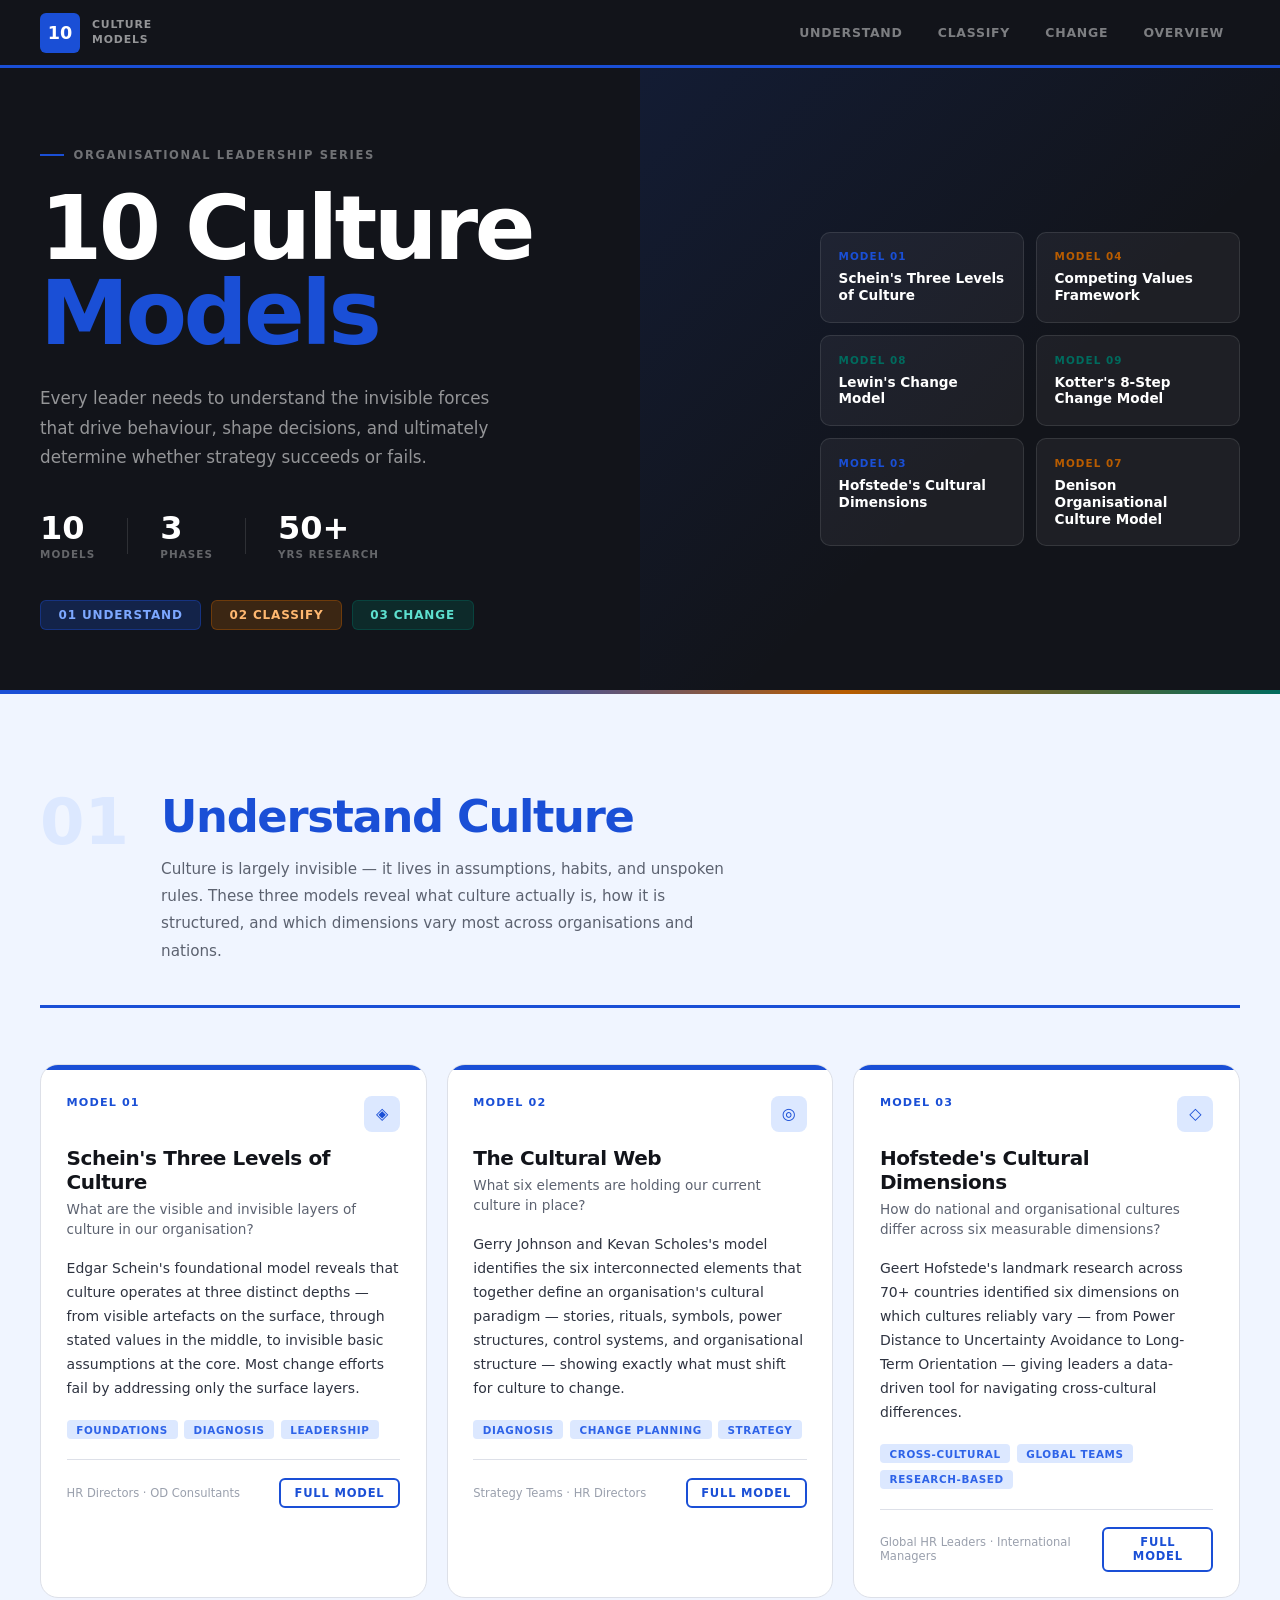
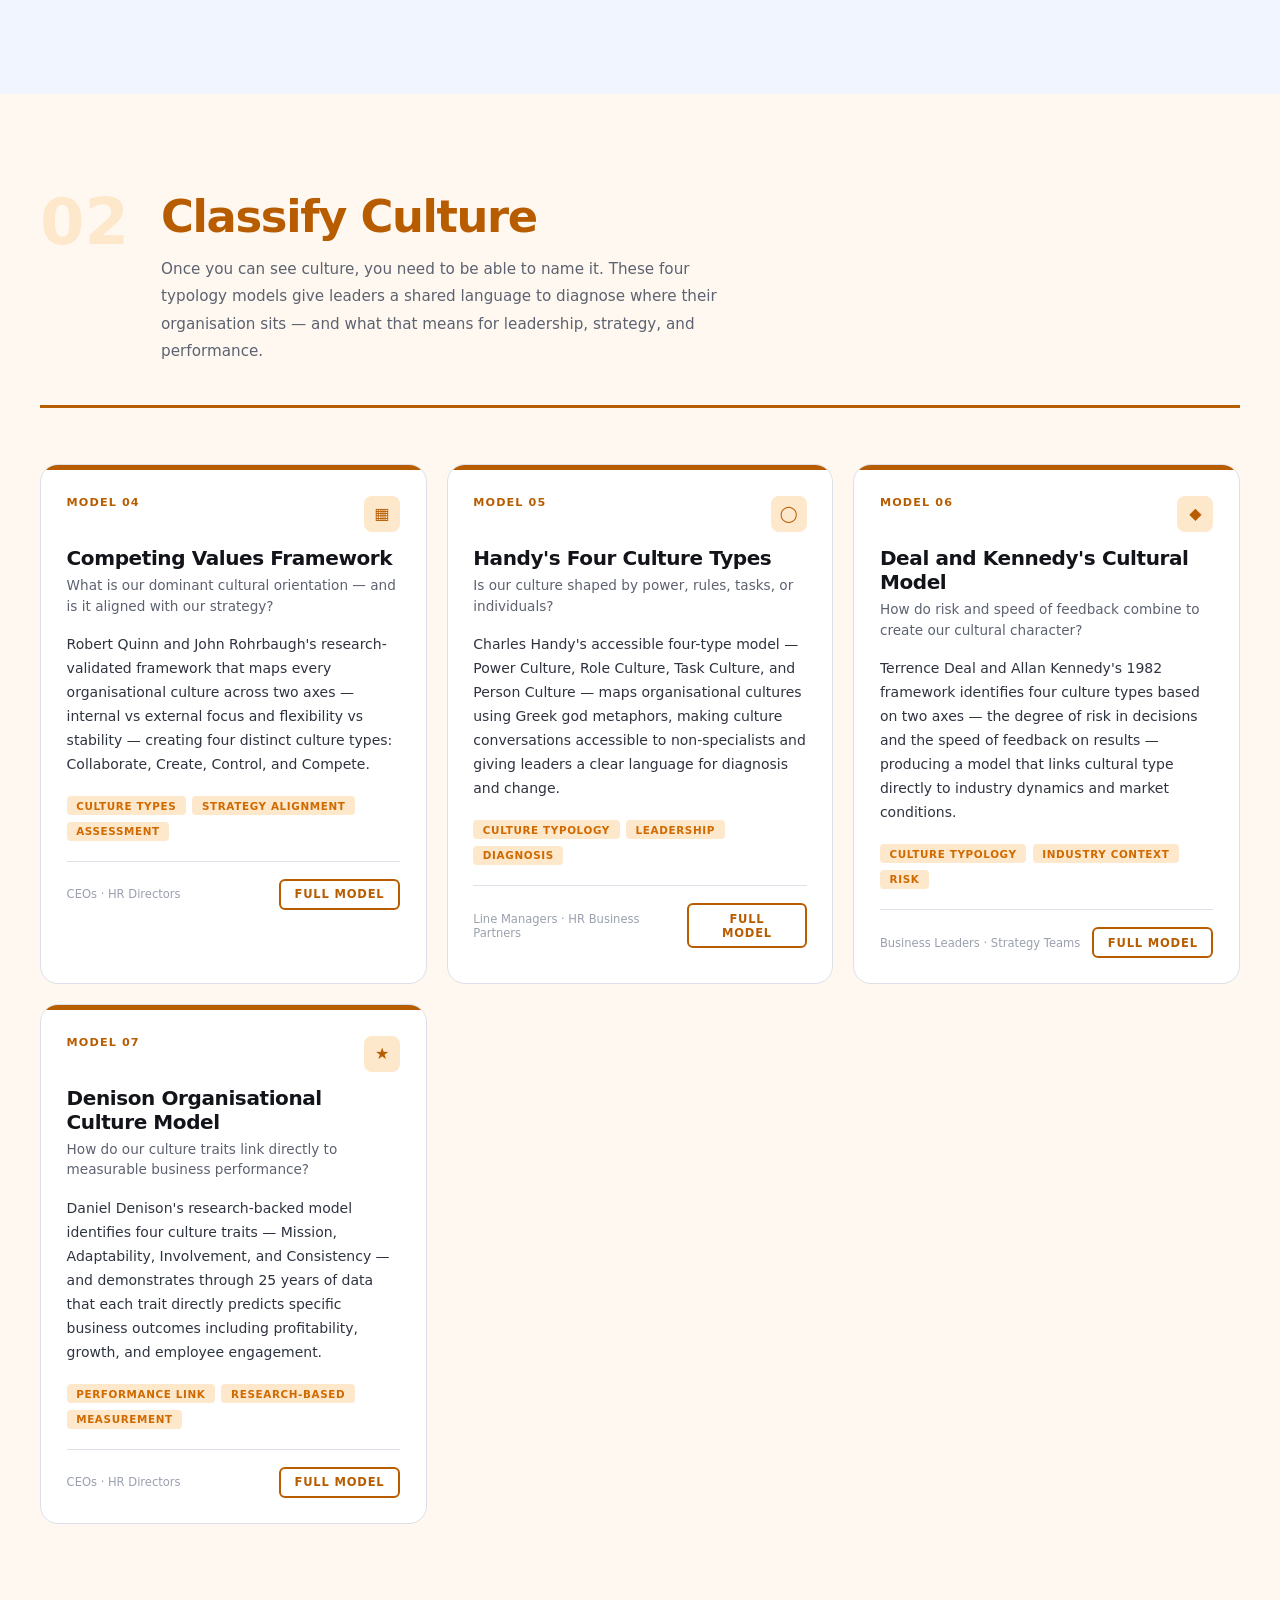
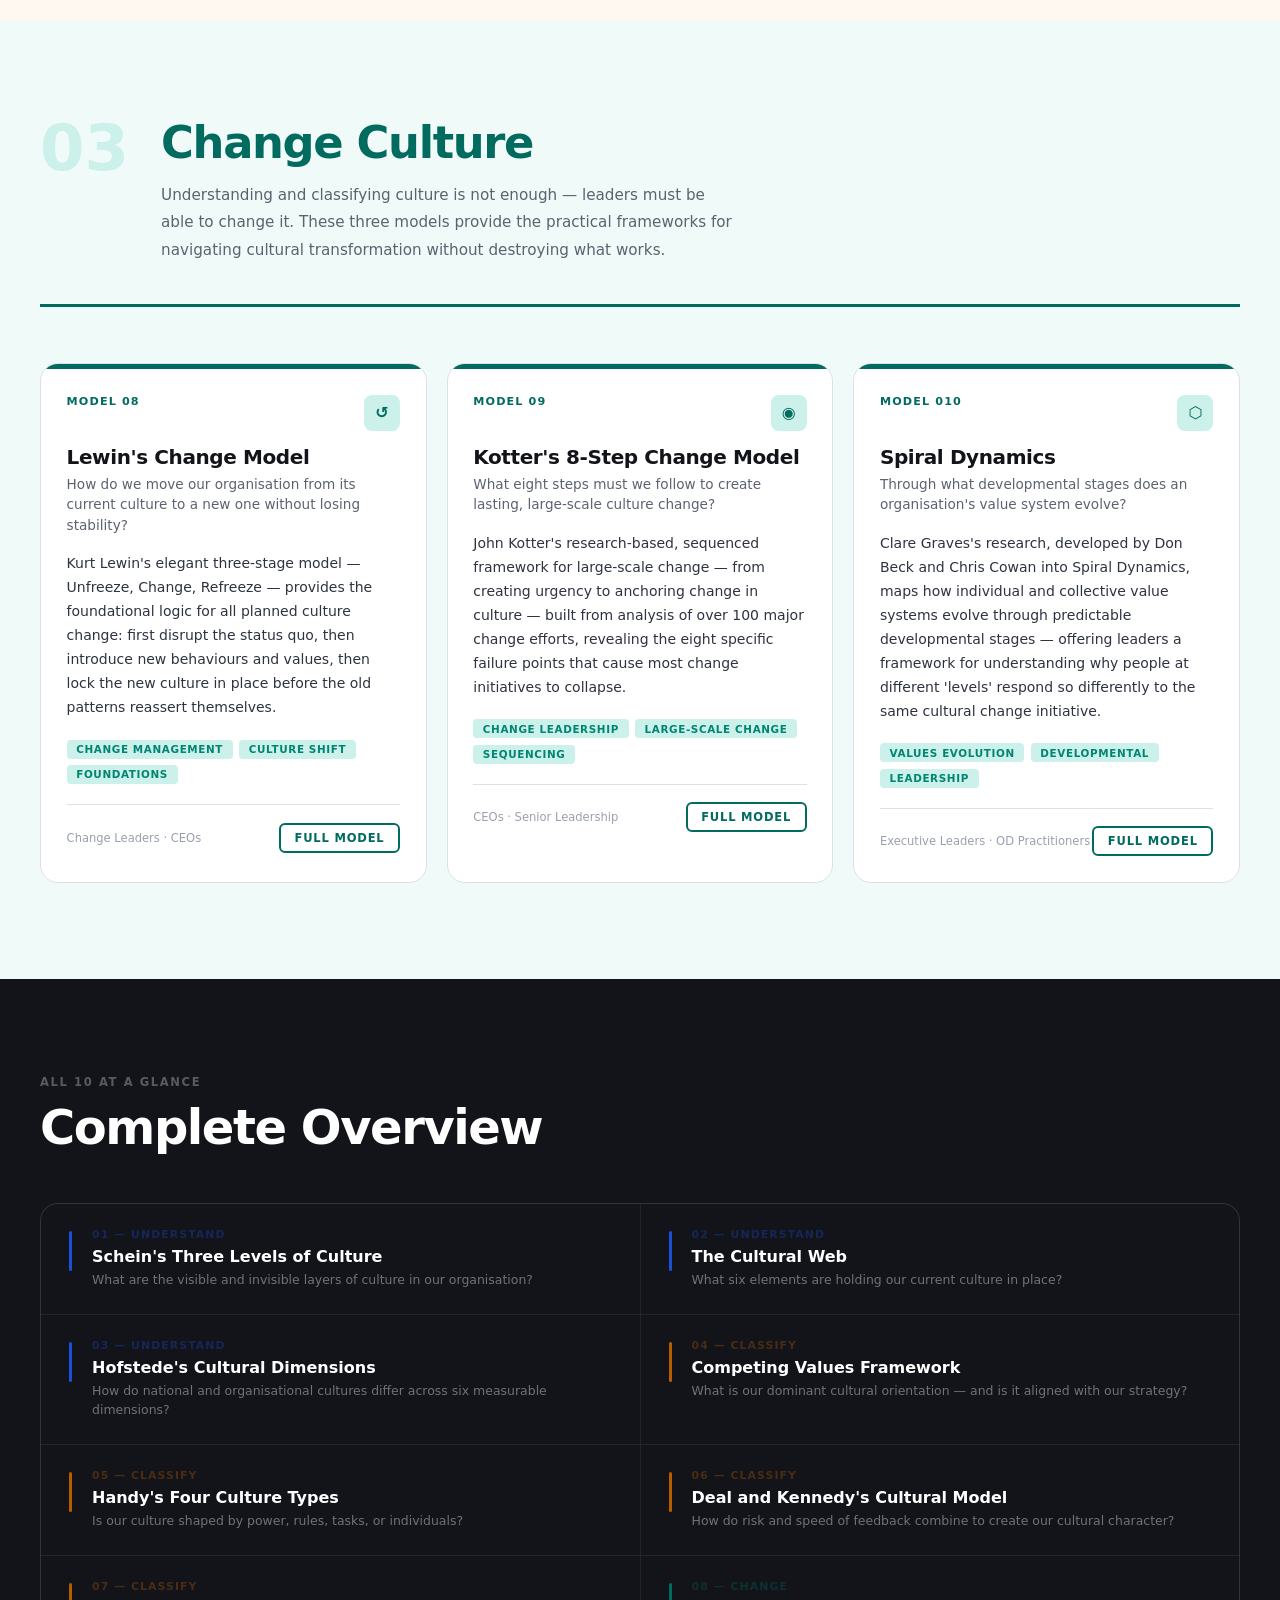
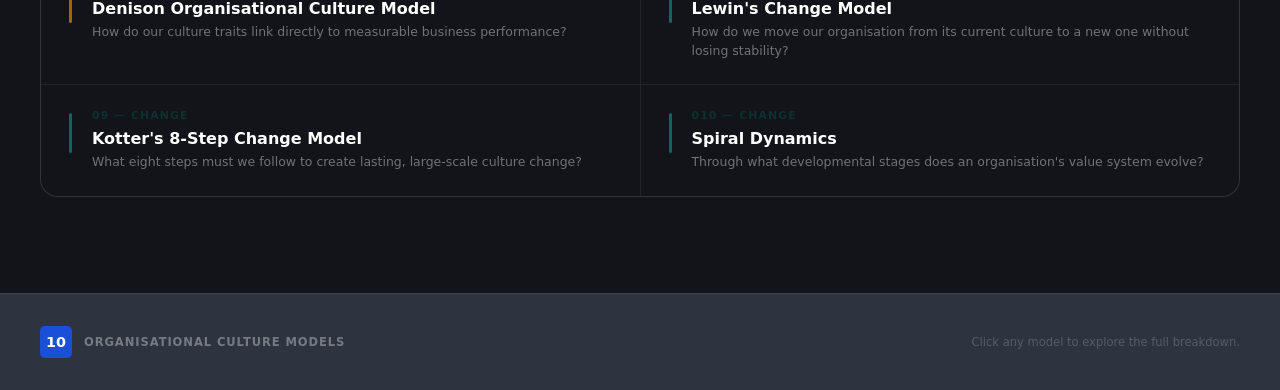
<file: index.html>
<!DOCTYPE html>
<html lang="en">
<head>
  <meta charset="UTF-8" />
  <meta name="viewport" content="width=device-width, initial-scale=1.0" />
  <title>10 Organisational Culture Models</title>
  <link rel="stylesheet" href="culture-styles.css" />
</head>
<body>

  <div class="top-bar" id="topBar"></div>

  <!-- NAV -->
  <nav class="nav" id="nav">
    <div class="nav-inner">
      <a href="#top" class="nav-brand">
        <span class="brand-box">10</span>
        <span class="brand-label">Culture<br>Models</span>
      </a>
      <div class="nav-links" id="navLinks">
        <a href="#sec-understand" class="nav-link" data-s="sec-understand">Understand</a>
        <a href="#sec-classify"   class="nav-link" data-s="sec-classify">Classify</a>
        <a href="#sec-change"     class="nav-link" data-s="sec-change">Change</a>
        <a href="#overview"       class="nav-link">Overview</a>
      </div>
      <button class="burger" id="burger" aria-label="Menu">
        <span></span><span></span><span></span>
      </button>
    </div>
  </nav>

  <!-- MOBILE MENU -->
  <div class="mob-menu" id="mobMenu">
    <a href="#sec-understand" class="mob-link">01 — Understand Culture</a>
    <a href="#sec-classify"   class="mob-link">02 — Classify Culture</a>
    <a href="#sec-change"     class="mob-link">03 — Change Culture</a>
    <a href="#overview"       class="mob-link">All 10 Models</a>
  </div>

  <!-- HERO -->
  <header class="hero" id="top">
    <div class="hero-inner">
      <div class="hero-left">
        <div class="hero-tag">Organisational Leadership Series</div>
        <h1 class="hero-title">
          <span class="ht-top">10 Culture</span>
          <span class="ht-bottom">Models</span>
        </h1>
        <p class="hero-sub">Every leader needs to understand the invisible forces that drive behaviour, shape decisions, and ultimately determine whether strategy succeeds or fails.</p>
        <div class="hero-counts">
          <div class="hcount"><strong>10</strong><span>Models</span></div>
          <div class="hcount-div"></div>
          <div class="hcount"><strong>3</strong><span>Phases</span></div>
          <div class="hcount-div"></div>
          <div class="hcount"><strong>50+</strong><span>Yrs Research</span></div>
        </div>
        <div class="hero-sections">
          <a href="#sec-understand" class="hs-pill hs-blue">01 Understand</a>
          <a href="#sec-classify"   class="hs-pill hs-amber">02 Classify</a>
          <a href="#sec-change"     class="hs-pill hs-teal">03 Change</a>
        </div>
      </div>
      <div class="hero-right">
        <div class="hero-grid-cards" id="heroCards"></div>
      </div>
    </div>
  </header>

  <!-- SECTION 1: UNDERSTAND -->
  <section class="section" id="sec-understand" data-accent="blue">
    <div class="sec-inner">
      <div class="sec-heading">
        <div class="sec-badge">01</div>
        <div class="sec-head-text">
          <h2 class="sec-title">Understand Culture</h2>
          <p class="sec-desc">Culture is largely invisible — it lives in assumptions, habits, and unspoken rules. These three models reveal what culture actually is, how it is structured, and which dimensions vary most across organisations and nations.</p>
        </div>
      </div>
      <div class="model-grid" id="grid-understand"></div>
    </div>
  </section>

  <!-- SECTION 2: CLASSIFY -->
  <section class="section" id="sec-classify" data-accent="amber">
    <div class="sec-inner">
      <div class="sec-heading">
        <div class="sec-badge">02</div>
        <div class="sec-head-text">
          <h2 class="sec-title">Classify Culture</h2>
          <p class="sec-desc">Once you can see culture, you need to be able to name it. These four typology models give leaders a shared language to diagnose where their organisation sits — and what that means for leadership, strategy, and performance.</p>
        </div>
      </div>
      <div class="model-grid" id="grid-classify"></div>
    </div>
  </section>

  <!-- SECTION 3: CHANGE -->
  <section class="section" id="sec-change" data-accent="teal">
    <div class="sec-inner">
      <div class="sec-heading">
        <div class="sec-badge">03</div>
        <div class="sec-head-text">
          <h2 class="sec-title">Change Culture</h2>
          <p class="sec-desc">Understanding and classifying culture is not enough — leaders must be able to change it. These three models provide the practical frameworks for navigating cultural transformation without destroying what works.</p>
        </div>
      </div>
      <div class="model-grid" id="grid-change"></div>
    </div>
  </section>

  <!-- OVERVIEW TABLE -->
  <section class="overview" id="overview">
    <div class="overview-inner">
      <div class="ov-head">
        <p class="ov-label">All 10 at a glance</p>
        <h2 class="ov-title">Complete Overview</h2>
      </div>
      <div class="ov-grid" id="ovGrid"></div>
    </div>
  </section>

  <!-- FOOTER -->
  <footer class="footer">
    <div class="footer-inner">
      <div class="footer-left">
        <span class="footer-box">10</span>
        <span class="footer-text">Organisational Culture Models</span>
      </div>
      <p class="footer-note">Click any model to explore the full breakdown.</p>
    </div>
  </footer>

  <!-- MODAL -->
  <div class="modal-overlay" id="modalOverlay">
    <div class="modal-panel" id="modalPanel">
      <button class="modal-close" id="modalClose">Close &times;</button>
      <div class="modal-content" id="modalContent"></div>
    </div>
  </div>

  <button class="to-top" id="toTop" aria-label="Back to top">&#8593;</button>

  <script src="culture-app.js"></script>
</body>
</html>
</file>
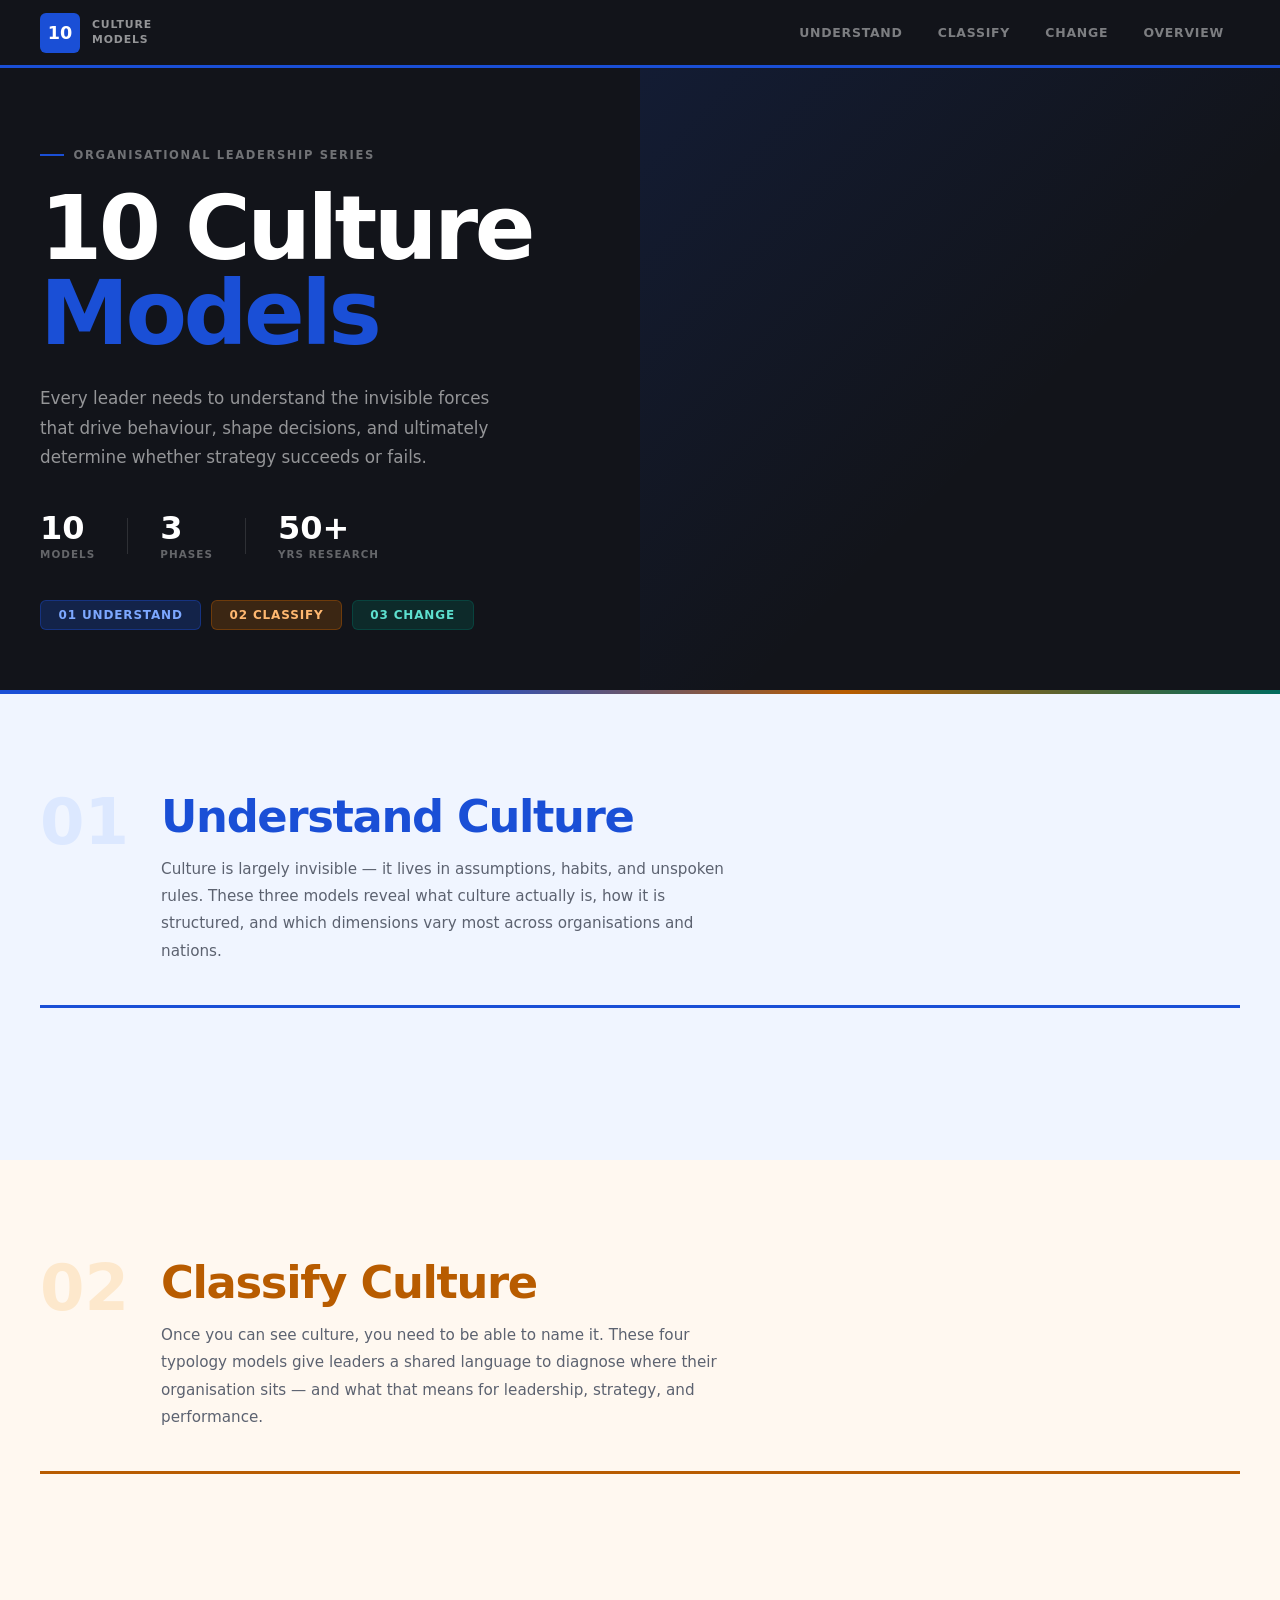
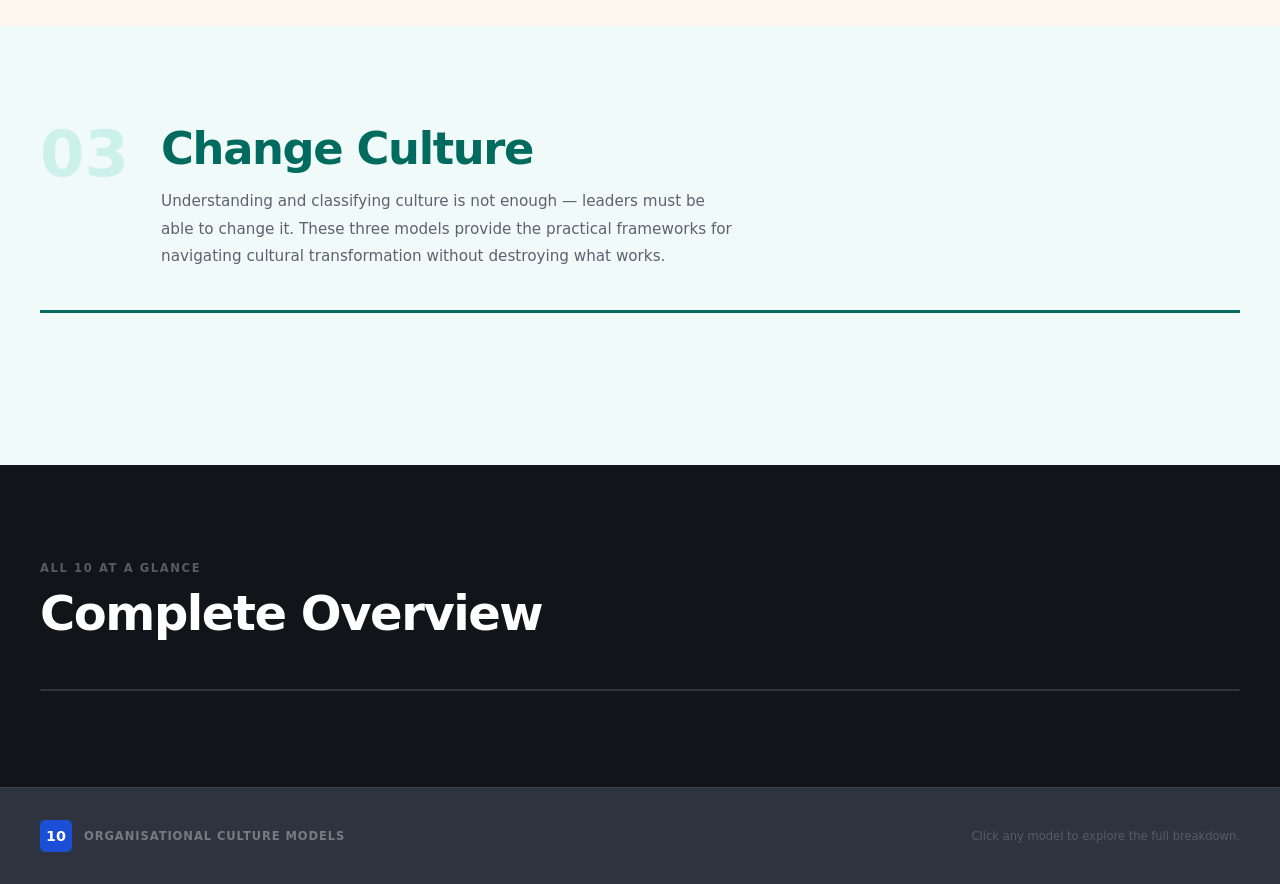
<file: culture-models.html>
<!DOCTYPE html>
<html lang="en">
<head>
  <meta charset="UTF-8" />
  <meta name="viewport" content="width=device-width, initial-scale=1.0" />
  <title>10 Organisational Culture Models</title>
  <style>
/* ============================================================
   10 ORGANISATIONAL CULTURE MODELS  |  culture-styles.css
   Bold geometric — deep charcoal, system fonts, no italics
   ============================================================ */

:root {
  /* Base */
  --ink:      #12141a;
  --ink-2:    #2e3340;
  --ink-3:    #5c6270;
  --ink-4:    #9aa0ad;
  --bg:       #f4f5f7;
  --bg-2:     #eceef2;
  --white:    #ffffff;
  --border:   #dde0e8;

  /* Accents */
  --blue:     #1a4fd6;
  --blue-mid: #2e63e8;
  --blue-lt:  #dce8ff;
  --blue-bg:  #f0f5ff;

  --amber:    #b85c00;
  --amber-mid:#d06a00;
  --amber-lt: #fde8cc;
  --amber-bg: #fff8f0;

  --teal:     #006b5e;
  --teal-mid: #008573;
  --teal-lt:  #ccf0ea;
  --teal-bg:  #f0faf8;

  --gold:     #c8922a;

  /* Typography — system only, no italics */
  --font: system-ui, -apple-system, "Segoe UI", Helvetica, Arial, sans-serif;

  --nav-h: 68px;
  --max:   1300px;
  --rad:   10px;
  --rad-lg:18px;
  --t:     0.25s;
  --ease:  cubic-bezier(.4,0,.2,1);
}

*,*::before,*::after { box-sizing:border-box; margin:0; padding:0; }
html { scroll-behavior:smooth; font-size:16px; }
body { font-family:var(--font); background:var(--bg); color:var(--ink); -webkit-font-smoothing:antialiased; overflow-x:hidden; }
a { color:inherit; text-decoration:none; }
button { cursor:pointer; border:none; background:none; font-family:var(--font); }
em, i { font-style:normal; font-weight:600; }

/* ── TOP PROGRESS BAR ──────────────────────────────────── */
.top-bar { position:fixed; top:0; left:0; z-index:3000; height:4px; width:0; background:linear-gradient(90deg, var(--blue), var(--teal)); transition:width .1s linear; }

/* ── NAV ────────────────────────────────────────────────── */
.nav { position:fixed; top:0; left:0; right:0; z-index:1000; height:var(--nav-h); background:var(--ink); border-bottom:3px solid var(--blue); transition:border-color var(--t); }
.nav.at-classify { border-bottom-color:var(--amber); }
.nav.at-change   { border-bottom-color:var(--teal); }
.nav-inner { max-width:var(--max); margin:0 auto; height:100%; padding:0 2.5rem; display:flex; align-items:center; justify-content:space-between; gap:2rem; }
.nav-brand { display:flex; align-items:center; gap:.75rem; flex-shrink:0; }
.brand-box { width:40px; height:40px; background:var(--blue); color:var(--white); font-size:1.1rem; font-weight:800; display:flex; align-items:center; justify-content:center; border-radius:6px; flex-shrink:0; }
.brand-label { font-size:.68rem; font-weight:700; letter-spacing:.08em; text-transform:uppercase; color:rgba(255,255,255,.55); line-height:1.3; }
.nav-links { display:flex; gap:.2rem; }
.nav-link { font-size:.78rem; font-weight:700; letter-spacing:.06em; text-transform:uppercase; color:rgba(255,255,255,.45); padding:.5rem 1rem; border-radius:6px; transition:all var(--t); }
.nav-link:hover, .nav-link.active { color:var(--white); background:rgba(255,255,255,.1); }
.burger { display:none; flex-direction:column; gap:5px; padding:8px; flex-shrink:0; }
.burger span { display:block; height:2px; background:rgba(255,255,255,.7); border-radius:2px; transition:all var(--t); }
.burger span:nth-child(1) { width:22px; }
.burger span:nth-child(2) { width:16px; }
.burger span:nth-child(3) { width:22px; }
.burger.open span:nth-child(1) { transform:translateY(7px) rotate(45deg); width:22px; }
.burger.open span:nth-child(2) { opacity:0; }
.burger.open span:nth-child(3) { transform:translateY(-7px) rotate(-45deg); width:22px; }

.mob-menu { display:none; position:fixed; top:var(--nav-h); left:0; right:0; z-index:999; background:var(--ink-2); flex-direction:column; transform:translateY(-110%); opacity:0; transition:all var(--t); }
.mob-menu.open { transform:translateY(0); opacity:1; }
.mob-link { font-size:.9rem; font-weight:600; letter-spacing:.04em; color:rgba(255,255,255,.7); padding:1.1rem 2rem; border-bottom:1px solid rgba(255,255,255,.07); transition:all var(--t); }
.mob-link:hover { color:white; background:rgba(255,255,255,.06); }

/* ── HERO ───────────────────────────────────────────────── */
.hero { padding-top:var(--nav-h); background:var(--ink); position:relative; overflow:hidden; }
.hero::before { content:''; position:absolute; top:0; right:0; width:50%; height:100%; background:linear-gradient(135deg, rgba(26,79,214,.15) 0%, transparent 60%); pointer-events:none; }
.hero::after  { content:''; position:absolute; bottom:0; left:0; right:0; height:4px; background:linear-gradient(90deg, var(--blue) 33%, var(--amber) 66%, var(--teal) 100%); }
.hero-inner { max-width:var(--max); margin:0 auto; padding:5rem 2.5rem 4rem; display:grid; grid-template-columns:1fr 420px; gap:4rem; align-items:center; }

.hero-tag { font-size:.72rem; font-weight:700; letter-spacing:.14em; text-transform:uppercase; color:rgba(255,255,255,.4); margin-bottom:1.5rem; display:flex; align-items:center; gap:.6rem; }
.hero-tag::before { content:''; display:block; width:24px; height:2px; background:var(--blue); }

.hero-title { font-size:clamp(3.5rem,7vw,6.5rem); font-weight:900; line-height:.95; letter-spacing:-.04em; margin-bottom:1.75rem; }
.ht-top { display:block; color:var(--white); opacity:0; animation:upIn .6s .1s forwards; }
.ht-bottom { display:block; color:var(--blue); opacity:0; animation:upIn .6s .2s forwards; }

.hero-sub { font-size:1.05rem; font-weight:400; line-height:1.75; color:rgba(255,255,255,.55); max-width:480px; margin-bottom:2.5rem; opacity:0; animation:upIn .5s .35s forwards; }

.hero-counts { display:flex; align-items:center; gap:2rem; margin-bottom:2.5rem; opacity:0; animation:upIn .5s .45s forwards; }
.hcount strong { display:block; font-size:2rem; font-weight:900; color:var(--white); line-height:1; }
.hcount span { display:block; font-size:.65rem; font-weight:700; letter-spacing:.1em; text-transform:uppercase; color:rgba(255,255,255,.35); margin-top:.2rem; }
.hcount-div { width:1px; height:36px; background:rgba(255,255,255,.12); }

.hero-sections { display:flex; gap:.6rem; opacity:0; animation:upIn .5s .55s forwards; }
.hs-pill { font-size:.75rem; font-weight:700; letter-spacing:.07em; text-transform:uppercase; padding:.45rem 1.1rem; border-radius:6px; transition:all var(--t); }
.hs-blue  { background:rgba(26,79,214,.25);  color:#7da8ff; border:1px solid rgba(26,79,214,.4); }
.hs-amber { background:rgba(184,92,0,.25);   color:#ffb870; border:1px solid rgba(184,92,0,.4); }
.hs-teal  { background:rgba(0,107,94,.25);   color:#5de0cf; border:1px solid rgba(0,107,94,.4); }
.hs-pill:hover { transform:translateY(-2px); }

.hero-right { opacity:0; animation:upIn .6s .3s forwards; }
.hero-grid-cards { display:grid; grid-template-columns:1fr 1fr; gap:.75rem; }
.hgc { background:rgba(255,255,255,.05); border:1px solid rgba(255,255,255,.1); border-radius:var(--rad); padding:1.1rem; cursor:pointer; transition:all var(--t); }
.hgc:hover { background:rgba(255,255,255,.09); border-color:rgba(255,255,255,.2); transform:translateY(-3px); }
.hgc-num { font-size:.65rem; font-weight:700; letter-spacing:.1em; text-transform:uppercase; margin-bottom:.5rem; }
.hgc-name { font-size:.85rem; font-weight:700; color:var(--white); line-height:1.25; }

/* ── SECTIONS ───────────────────────────────────────────── */
.section { padding:6rem 0; }
[data-accent="blue"]  { background:var(--blue-bg); }
[data-accent="amber"] { background:var(--amber-bg); }
[data-accent="teal"]  { background:var(--teal-bg); }

.sec-inner { max-width:var(--max); margin:0 auto; padding:0 2.5rem; }
.sec-heading { display:flex; align-items:flex-start; gap:2rem; margin-bottom:3.5rem; padding-bottom:2.5rem; border-bottom:3px solid; }
[data-accent="blue"]  .sec-heading { border-color:var(--blue); }
[data-accent="amber"] .sec-heading { border-color:var(--amber); }
[data-accent="teal"]  .sec-heading { border-color:var(--teal); }

.sec-badge { font-size:4rem; font-weight:900; line-height:1; flex-shrink:0; }
[data-accent="blue"]  .sec-badge { color:var(--blue-lt); }
[data-accent="amber"] .sec-badge { color:var(--amber-lt); }
[data-accent="teal"]  .sec-badge { color:var(--teal-lt); }

.sec-title { font-size:clamp(2rem,3.5vw,2.8rem); font-weight:900; letter-spacing:-.03em; margin-bottom:.8rem; }
[data-accent="blue"]  .sec-title { color:var(--blue); }
[data-accent="amber"] .sec-title { color:var(--amber); }
[data-accent="teal"]  .sec-title { color:var(--teal); }

.sec-desc { font-size:.95rem; line-height:1.8; color:var(--ink-3); max-width:580px; font-weight:400; }

/* ── MODEL CARDS ────────────────────────────────────────── */
.model-grid { display:grid; grid-template-columns:repeat(auto-fill, minmax(360px,1fr)); gap:1.25rem; }

.model-card { background:var(--white); border-radius:var(--rad-lg); border:1px solid var(--border); overflow:hidden; cursor:pointer; transition:transform var(--t), box-shadow var(--t), border-color var(--t); opacity:0; transform:translateY(24px); }
.model-card.show { opacity:1; transform:translateY(0); }
.model-card:hover { transform:translateY(-5px); border-color:transparent; }
[data-accent="blue"]  .model-card:hover { box-shadow:0 12px 40px rgba(26,79,214,.18); }
[data-accent="amber"] .model-card:hover { box-shadow:0 12px 40px rgba(184,92,0,.15); }
[data-accent="teal"]  .model-card:hover { box-shadow:0 12px 40px rgba(0,107,94,.15); }

.card-stripe { height:5px; }
[data-accent="blue"]  .card-stripe { background:var(--blue); }
[data-accent="amber"] .card-stripe { background:var(--amber); }
[data-accent="teal"]  .card-stripe { background:var(--teal); }

.card-body { padding:1.6rem; }
.card-top { display:flex; justify-content:space-between; align-items:flex-start; margin-bottom:.9rem; }
.card-num { font-size:.7rem; font-weight:800; letter-spacing:.1em; text-transform:uppercase; }
[data-accent="blue"]  .card-num { color:var(--blue); }
[data-accent="amber"] .card-num { color:var(--amber); }
[data-accent="teal"]  .card-num { color:var(--teal); }

.card-icon { width:36px; height:36px; border-radius:8px; display:flex; align-items:center; justify-content:center; font-size:1rem; font-weight:900; flex-shrink:0; }
[data-accent="blue"]  .card-icon { background:var(--blue-lt); color:var(--blue); }
[data-accent="amber"] .card-icon { background:var(--amber-lt); color:var(--amber); }
[data-accent="teal"]  .card-icon { background:var(--teal-lt); color:var(--teal); }

.card-name { font-size:1.25rem; font-weight:800; letter-spacing:-.02em; color:var(--ink); margin-bottom:.3rem; line-height:1.2; }
.card-question { font-size:.85rem; font-weight:500; color:var(--ink-3); margin-bottom:1rem; line-height:1.5; }
.card-summary { font-size:.875rem; line-height:1.72; color:var(--ink-2); margin-bottom:1.25rem; font-weight:400; }
.card-tags { display:flex; flex-wrap:wrap; gap:.4rem; margin-bottom:1.25rem; }
.card-tag { font-size:.65rem; font-weight:700; letter-spacing:.06em; text-transform:uppercase; padding:.22rem .6rem; border-radius:4px; }
[data-accent="blue"]  .card-tag { background:var(--blue-lt); color:var(--blue-mid); }
[data-accent="amber"] .card-tag { background:var(--amber-lt); color:var(--amber-mid); }
[data-accent="teal"]  .card-tag { background:var(--teal-lt); color:var(--teal-mid); }

.card-footer { border-top:1px solid var(--border); padding-top:1.1rem; display:flex; align-items:center; justify-content:space-between; }
.card-roles { font-size:.72rem; font-weight:500; color:var(--ink-4); }
.card-btn { font-size:.72rem; font-weight:800; letter-spacing:.07em; text-transform:uppercase; padding:.38rem .85rem; border-radius:6px; border:2px solid; transition:all var(--t); }
[data-accent="blue"]  .card-btn { color:var(--blue); border-color:var(--blue); }
[data-accent="blue"]  .card-btn:hover { background:var(--blue); color:var(--white); }
[data-accent="amber"] .card-btn { color:var(--amber); border-color:var(--amber); }
[data-accent="amber"] .card-btn:hover { background:var(--amber); color:var(--white); }
[data-accent="teal"]  .card-btn { color:var(--teal); border-color:var(--teal); }
[data-accent="teal"]  .card-btn:hover { background:var(--teal); color:var(--white); }

/* ── OVERVIEW ───────────────────────────────────────────── */
.overview { background:var(--ink); padding:6rem 0; }
.overview-inner { max-width:var(--max); margin:0 auto; padding:0 2.5rem; }
.ov-label { font-size:.72rem; font-weight:700; letter-spacing:.14em; text-transform:uppercase; color:rgba(255,255,255,.3); margin-bottom:.6rem; }
.ov-title { font-size:clamp(2rem,4vw,3rem); font-weight:900; letter-spacing:-.03em; color:var(--white); margin-bottom:3rem; }
.ov-grid { display:grid; grid-template-columns:repeat(2,1fr); gap:1px; background:rgba(255,255,255,.07); border:1px solid rgba(255,255,255,.07); border-radius:var(--rad-lg); overflow:hidden; }
.ov-cell { background:var(--ink); padding:1.5rem 1.75rem; cursor:pointer; transition:background var(--t); display:flex; gap:1.25rem; align-items:flex-start; }
.ov-cell:hover { background:rgba(255,255,255,.05); }
.ov-bar { width:3px; flex-shrink:0; border-radius:2px; margin-top:.2rem; min-height:40px; }
.ov-n { font-size:.68rem; font-weight:800; letter-spacing:.1em; text-transform:uppercase; margin-bottom:.4rem; }
.ov-name { font-size:1rem; font-weight:800; color:var(--white); margin-bottom:.3rem; line-height:1.2; }
.ov-q { font-size:.78rem; font-weight:400; color:rgba(255,255,255,.4); line-height:1.5; }

/* ── FOOTER ──────────────────────────────────────────────── */
.footer { background:var(--ink-2); border-top:1px solid rgba(255,255,255,.07); padding:2rem 2.5rem; }
.footer-inner { max-width:var(--max); margin:0 auto; display:flex; align-items:center; justify-content:space-between; gap:1rem; flex-wrap:wrap; }
.footer-left { display:flex; align-items:center; gap:.75rem; }
.footer-box { width:32px; height:32px; background:var(--blue); color:white; font-size:.9rem; font-weight:900; display:flex; align-items:center; justify-content:center; border-radius:5px; flex-shrink:0; }
.footer-text { font-size:.72rem; font-weight:700; letter-spacing:.08em; text-transform:uppercase; color:rgba(255,255,255,.35); }
.footer-note { font-size:.72rem; font-weight:400; color:rgba(255,255,255,.2); }

/* ── MODAL ──────────────────────────────────────────────── */
.modal-overlay { position:fixed; inset:0; z-index:2000; background:rgba(18,20,26,.75); backdrop-filter:blur(8px); display:flex; align-items:center; justify-content:center; padding:1.5rem; opacity:0; pointer-events:none; transition:opacity var(--t); }
.modal-overlay.open { opacity:1; pointer-events:all; }
.modal-panel { background:var(--white); border-radius:var(--rad-lg); width:100%; max-width:780px; max-height:88vh; overflow-y:auto; position:relative; transform:scale(.94) translateY(16px); transition:transform .3s var(--ease); scrollbar-width:thin; scrollbar-color:var(--border) transparent; }
.modal-overlay.open .modal-panel { transform:scale(1) translateY(0); }
.modal-close { position:sticky; top:1.25rem; float:right; margin:1.25rem 1.25rem 0 0; font-size:.72rem; font-weight:800; letter-spacing:.08em; text-transform:uppercase; color:var(--ink-3); padding:.38rem .75rem; border:1.5px solid var(--border); border-radius:6px; transition:all var(--t); z-index:10; background:var(--white); }
.modal-close:hover { background:var(--ink); color:var(--white); border-color:var(--ink); }
.modal-content { padding:0 2.25rem 3rem; }

/* Modal internals */
.mc-stripe { height:6px; border-radius:var(--rad-lg) var(--rad-lg) 0 0; }
.mc-head { padding:2rem 2.25rem 1.5rem; border-bottom:2px solid var(--border); }
.mc-eyebrow { font-size:.68rem; font-weight:800; letter-spacing:.14em; text-transform:uppercase; margin-bottom:.5rem; }
.mc-title { font-size:2rem; font-weight:900; letter-spacing:-.03em; color:var(--ink); margin-bottom:.4rem; line-height:1.1; }
.mc-q { font-size:.95rem; font-weight:500; color:var(--ink-3); margin-bottom:1.1rem; line-height:1.5; }
.mc-tags { display:flex; flex-wrap:wrap; gap:.4rem; }
.mc-tag { font-size:.62rem; font-weight:700; letter-spacing:.06em; text-transform:uppercase; padding:.22rem .6rem; border-radius:4px; border:1.5px solid; }

.mc-label { font-size:.65rem; font-weight:800; letter-spacing:.14em; text-transform:uppercase; color:var(--ink-4); display:flex; align-items:center; gap:.6rem; margin:1.75rem 0 .75rem; }
.mc-label::after { content:''; flex:1; height:1px; background:var(--border); }
.mc-text { font-size:.92rem; line-height:1.8; color:var(--ink-2); margin-bottom:1rem; font-weight:400; }
.mc-table { width:100%; border-collapse:collapse; font-size:.85rem; margin-bottom:1.25rem; }
.mc-table th { font-size:.65rem; font-weight:800; letter-spacing:.1em; text-transform:uppercase; padding:.6rem .85rem; text-align:left; border-bottom:2px solid var(--ink); background:var(--bg); color:var(--ink-2); }
.mc-table td { padding:.7rem .85rem; border-bottom:1px solid var(--border); color:var(--ink-2); line-height:1.65; vertical-align:top; font-size:.85rem; }
.mc-table tr:last-child td { border-bottom:none; }
.mc-table td:first-child { font-weight:700; color:var(--ink); width:33%; }
.mc-list { list-style:none; margin-bottom:1.25rem; }
.mc-list li { font-size:.88rem; line-height:1.7; color:var(--ink-2); padding:.32rem 0 .32rem 1.2rem; position:relative; border-bottom:1px solid var(--bg-2); font-weight:400; }
.mc-list li::before { content:'→'; position:absolute; left:0; color:var(--ink-4); font-size:.78rem; top:.45em; }
.mc-pills { display:flex; flex-wrap:wrap; gap:.4rem; }
.mc-pill { font-size:.7rem; font-weight:600; letter-spacing:.04em; text-transform:uppercase; padding:.28rem .72rem; background:var(--bg); border:1px solid var(--border); border-radius:5px; color:var(--ink-2); }

/* ── BACK TOP ────────────────────────────────────────────── */
.to-top { position:fixed; bottom:2rem; right:2rem; z-index:900; width:44px; height:44px; background:var(--ink); color:var(--white); font-size:1.1rem; font-weight:700; display:flex; align-items:center; justify-content:center; border-radius:50%; border:2px solid rgba(255,255,255,.15); opacity:0; transform:translateY(14px); transition:all var(--t); }
.to-top.show { opacity:1; transform:translateY(0); }
.to-top:hover { background:var(--blue); border-color:var(--blue); }

/* ── KEYFRAMES ──────────────────────────────────────────── */
@keyframes upIn { from { opacity:0; transform:translateY(20px); } to { opacity:1; transform:translateY(0); } }

/* ── RESPONSIVE ─────────────────────────────────────────── */
@media (max-width:1024px) {
  .hero-inner { grid-template-columns:1fr; gap:3rem; padding:4rem 2rem 3rem; }
  .hero-right { display:none; }
}
@media (max-width:768px) {
  .nav-links { display:none; }
  .burger { display:flex; }
  .mob-menu { display:flex; }
  .sec-inner { padding:0 1.5rem; }
  .sec-heading { flex-direction:column; gap:1rem; }
  .sec-badge { font-size:3rem; }
  .model-grid { grid-template-columns:1fr; }
  .ov-grid { grid-template-columns:1fr; }
  .hero-inner { padding:3.5rem 1.5rem 3rem; }
  .overview-inner { padding:0 1.5rem; }
  .footer { padding:1.5rem; }
  .hero-counts { gap:1.25rem; }
}
@media (max-width:480px) {
  .nav-inner { padding:0 1.25rem; }
  .hero-sections { flex-wrap:wrap; }
}
</style>
</head>
<body>

  <div class="top-bar" id="topBar"></div>

  <!-- NAV -->
  <nav class="nav" id="nav">
    <div class="nav-inner">
      <a href="#top" class="nav-brand">
        <span class="brand-box">10</span>
        <span class="brand-label">Culture<br>Models</span>
      </a>
      <div class="nav-links" id="navLinks">
        <a href="#sec-understand" class="nav-link" data-s="sec-understand">Understand</a>
        <a href="#sec-classify"   class="nav-link" data-s="sec-classify">Classify</a>
        <a href="#sec-change"     class="nav-link" data-s="sec-change">Change</a>
        <a href="#overview"       class="nav-link">Overview</a>
      </div>
      <button class="burger" id="burger" aria-label="Menu">
        <span></span><span></span><span></span>
      </button>
    </div>
  </nav>

  <!-- MOBILE MENU -->
  <div class="mob-menu" id="mobMenu">
    <a href="#sec-understand" class="mob-link">01 — Understand Culture</a>
    <a href="#sec-classify"   class="mob-link">02 — Classify Culture</a>
    <a href="#sec-change"     class="mob-link">03 — Change Culture</a>
    <a href="#overview"       class="mob-link">All 10 Models</a>
  </div>

  <!-- HERO -->
  <header class="hero" id="top">
    <div class="hero-inner">
      <div class="hero-left">
        <div class="hero-tag">Organisational Leadership Series</div>
        <h1 class="hero-title">
          <span class="ht-top">10 Culture</span>
          <span class="ht-bottom">Models</span>
        </h1>
        <p class="hero-sub">Every leader needs to understand the invisible forces that drive behaviour, shape decisions, and ultimately determine whether strategy succeeds or fails.</p>
        <div class="hero-counts">
          <div class="hcount"><strong>10</strong><span>Models</span></div>
          <div class="hcount-div"></div>
          <div class="hcount"><strong>3</strong><span>Phases</span></div>
          <div class="hcount-div"></div>
          <div class="hcount"><strong>50+</strong><span>Yrs Research</span></div>
        </div>
        <div class="hero-sections">
          <a href="#sec-understand" class="hs-pill hs-blue">01 Understand</a>
          <a href="#sec-classify"   class="hs-pill hs-amber">02 Classify</a>
          <a href="#sec-change"     class="hs-pill hs-teal">03 Change</a>
        </div>
      </div>
      <div class="hero-right">
        <div class="hero-grid-cards" id="heroCards"></div>
      </div>
    </div>
  </header>

  <!-- SECTION 1: UNDERSTAND -->
  <section class="section" id="sec-understand" data-accent="blue">
    <div class="sec-inner">
      <div class="sec-heading">
        <div class="sec-badge">01</div>
        <div class="sec-head-text">
          <h2 class="sec-title">Understand Culture</h2>
          <p class="sec-desc">Culture is largely invisible — it lives in assumptions, habits, and unspoken rules. These three models reveal what culture actually is, how it is structured, and which dimensions vary most across organisations and nations.</p>
        </div>
      </div>
      <div class="model-grid" id="grid-understand"></div>
    </div>
  </section>

  <!-- SECTION 2: CLASSIFY -->
  <section class="section" id="sec-classify" data-accent="amber">
    <div class="sec-inner">
      <div class="sec-heading">
        <div class="sec-badge">02</div>
        <div class="sec-head-text">
          <h2 class="sec-title">Classify Culture</h2>
          <p class="sec-desc">Once you can see culture, you need to be able to name it. These four typology models give leaders a shared language to diagnose where their organisation sits — and what that means for leadership, strategy, and performance.</p>
        </div>
      </div>
      <div class="model-grid" id="grid-classify"></div>
    </div>
  </section>

  <!-- SECTION 3: CHANGE -->
  <section class="section" id="sec-change" data-accent="teal">
    <div class="sec-inner">
      <div class="sec-heading">
        <div class="sec-badge">03</div>
        <div class="sec-head-text">
          <h2 class="sec-title">Change Culture</h2>
          <p class="sec-desc">Understanding and classifying culture is not enough — leaders must be able to change it. These three models provide the practical frameworks for navigating cultural transformation without destroying what works.</p>
        </div>
      </div>
      <div class="model-grid" id="grid-change"></div>
    </div>
  </section>

  <!-- OVERVIEW TABLE -->
  <section class="overview" id="overview">
    <div class="overview-inner">
      <div class="ov-head">
        <p class="ov-label">All 10 at a glance</p>
        <h2 class="ov-title">Complete Overview</h2>
      </div>
      <div class="ov-grid" id="ovGrid"></div>
    </div>
  </section>

  <!-- FOOTER -->
  <footer class="footer">
    <div class="footer-inner">
      <div class="footer-left">
        <span class="footer-box">10</span>
        <span class="footer-text">Organisational Culture Models</span>
      </div>
      <p class="footer-note">Click any model to explore the full breakdown.</p>
    </div>
  </footer>

  <!-- MODAL -->
  <div class="modal-overlay" id="modalOverlay">
    <div class="modal-panel" id="modalPanel">
      <button class="modal-close" id="modalClose">Close &times;</button>
      <div class="modal-content" id="modalContent"></div>
    </div>
  </div>

  <button class="to-top" id="toTop" aria-label="Back to top">&#8593;</button>

  <script>
</body>
</html>
/* ============================================================
   10 ORGANISATIONAL CULTURE MODELS  |  culture-app.js
   ============================================================ */

const ACCENTS = {
  blue:  { main:'#1a4fd6', mid:'#2e63e8', lt:'#dce8ff', bg:'#f0f5ff', cls:'blue'  },
  amber: { main:'#b85c00', mid:'#d06a00', lt:'#fde8cc', bg:'#fff8f0', cls:'amber' },
  teal:  { main:'#006b5e', mid:'#008573', lt:'#ccf0ea', bg:'#f0faf8', cls:'teal'  },
};

const MODELS = [

  // ── SECTION 1: UNDERSTAND ──────────────────────────────
  {
    id:1, section:'understand', accent:'blue', icon:'◈',
    name:"Schein's Three Levels of Culture",
    question:"What are the visible and invisible layers of culture in our organisation?",
    summary:"Edgar Schein's foundational model reveals that culture operates at three distinct depths — from visible artefacts on the surface, through stated values in the middle, to invisible basic assumptions at the core. Most change efforts fail by addressing only the surface layers.",
    tags:['Foundations','Diagnosis','Leadership'],
    roles:['HR Directors','OD Consultants','CEOs','Change Leaders'],
    overview:"Edgar Schein, professor at MIT Sloan School of Management, developed this model over decades of research and consulting work, publishing the definitive account in 'Organisational Culture and Leadership' (1985, with many subsequent editions). It remains the most widely cited academic model of organisational culture and is the essential starting point for any serious culture work. Schein argued that most people misunderstand culture by focusing only on its most visible manifestations.",
    problem:"Leaders often try to change culture by changing visible behaviours — dress codes, office layouts, mission statements. These fail because they don't touch the deeper assumptions that actually drive behaviour. Schein's model explains why culture change is hard and where the real leverage is.",
    components:[
      ["Level 1: Artefacts","The visible, tangible elements of culture. Office layout, dress code, rituals, ceremonies, stories, language, published values. Easy to observe but hard to interpret correctly without understanding the deeper levels."],
      ["Level 2: Espoused Values","The stated beliefs, norms, and values — what the organisation says it believes. Strategy documents, mission statements, codes of conduct. These may or may not reflect actual behaviour."],
      ["Level 3: Basic Assumptions","The unconscious, taken-for-granted beliefs that members of the culture no longer question. These are the true drivers of behaviour. They are the hardest to surface and the hardest to change."],
      ["The Alignment Test","Powerful diagnostic: when Artefacts and Espoused Values are inconsistent (people say X but do Y), it reveals the Basic Assumptions that are actually driving the organisation."],
    ],
    process:[
      "Start with Artefacts: observe and list all visible cultural elements without judging them",
      "Identify Espoused Values: review published values, strategy documents, and interview leaders",
      "Surface Basic Assumptions: run workshops asking 'why do we really do this?' repeatedly until you reach bedrock beliefs",
      "Look for misalignments between levels — these are the most revealing cultural diagnostics",
      "Design change interventions that target Basic Assumptions, not just surface Artefacts",
    ],
    when:["Diagnosing why culture change efforts have failed","Before a major merger or acquisition","Leadership development programmes on culture","Onboarding new senior leaders","Investigating why stated values and actual behaviours diverge"],
    pitfalls:["Assuming that changing Artefacts will change culture — it rarely does on its own","Skipping the Basic Assumptions level because it is hard to surface","Treating the model as a one-time diagnostic rather than an ongoing lens","Not involving people at all levels — frontline staff often have clearer sight of Basic Assumptions than leaders"],
    software:["Miro (culture mapping workshops)","Mentimeter (anonymous assumption surfacing)","Qualtrics (culture surveys)","Notion (culture documentation)"],
  },

  {
    id:2, section:'understand', accent:'blue', icon:'◎',
    name:"The Cultural Web",
    question:"What six elements are holding our current culture in place?",
    summary:"Gerry Johnson and Kevan Scholes's model identifies the six interconnected elements that together define an organisation's cultural paradigm — stories, rituals, symbols, power structures, control systems, and organisational structure — showing exactly what must shift for culture to change.",
    tags:['Diagnosis','Change Planning','Strategy'],
    roles:['Strategy Teams','HR Directors','Consultants','Leadership Teams'],
    overview:"The Cultural Web was developed by Gerry Johnson and Kevan Scholes and first published in their seminal strategy textbook 'Exploring Corporate Strategy' (1992). It emerged from research into why strategic change so often fails despite clear logical rationale. Johnson and Scholes found that six deeply embedded cultural elements form a web that holds the current 'paradigm' (the accepted way of doing things) firmly in place — and any serious change effort must address all six, not just one or two.",
    problem:"Most change programmes focus on org structure and communications while leaving the other five cultural elements untouched. The Cultural Web explains why change doesn't stick — the stories, rituals, and power structures continue to reinforce the old paradigm even as the new strategy is being communicated.",
    components:[
      ["Stories","The narratives that members of the organisation tell each other and outsiders. They encode what is valued and what is punished. Who are the heroes? What failures are remembered?"],
      ["Rituals and Routines","The daily behaviours and actions that signal what is really important. How do meetings run? How is performance reviewed? What gets celebrated?"],
      ["Symbols","The visual and physical representations of the organisation. Office layout, car parking, dress code, language, titles. Who gets the corner office?"],
      ["Power Structures","Who really has power and influence? Formal authority rarely tells the full story. Identify the informal power brokers."],
      ["Control Systems","What gets measured and rewarded? Financial controls, quality systems, performance management. 'What gets measured gets done.'"],
      ["Organisational Structure","Both formal (org chart) and informal (how decisions actually get made). Hierarchical? Flat? Siloed?"],
      ["The Paradigm","The core cultural assumptions at the centre of the web — the summary of 'the way things are done around here'. All six elements reinforce it."],
    ],
    process:[
      "Map the current Cultural Web: for each of the six elements, gather data through interviews, observation, and review of documents",
      "Identify what the current Paradigm is — what story does the web tell?",
      "Map the desired Cultural Web: what needs to be true in each element to support the new strategy?",
      "Identify the gaps between current and desired state in each element",
      "Design specific interventions for each element — all six must shift together",
    ],
    when:["Strategic change planning","Post-merger culture integration","When a new CEO is diagnosing the organisation","Culture transformation programme design","When strategy keeps failing to stick despite good planning"],
    pitfalls:["Addressing only one or two elements and expecting full culture change","Mapping the Cultural Web in a leadership workshop only — involve people across all levels","Treating it as a one-time exercise — culture shifts slowly and monitoring all six elements is an ongoing task","Underestimating the power of Stories — they are often the most powerful and most neglected element"],
    software:["Miro (web mapping)","Mural","FigJam","Notion","PowerPoint (stakeholder presentations)"],
  },

  {
    id:3, section:'understand', accent:'blue', icon:'◇',
    name:"Hofstede's Cultural Dimensions",
    question:"How do national and organisational cultures differ across six measurable dimensions?",
    summary:"Geert Hofstede's landmark research across 70+ countries identified six dimensions on which cultures reliably vary — from Power Distance to Uncertainty Avoidance to Long-Term Orientation — giving leaders a data-driven tool for navigating cross-cultural differences.",
    tags:['Cross-Cultural','Global Teams','Research-Based'],
    roles:['Global HR Leaders','International Managers','Talent Teams','M&A Teams'],
    overview:"Geert Hofstede conducted one of the largest cross-cultural studies ever undertaken, analysing survey data from IBM employees in over 70 countries during the 1960s and 1970s. Published in 'Culture's Consequences' (1980), his work identified four initial dimensions (later expanded to six) that reliably distinguish national cultures. The model has been validated, extended, and replicated dozens of times and is the most cited framework in cross-cultural management research.",
    problem:"When global teams fail, when international expansions underperform, when cross-cultural mergers destroy value, the root cause is usually cultural misunderstanding. Hofstede's dimensions make cultural differences visible and measurable — replacing vague 'cultural fit' concerns with specific, actionable insights.",
    components:[
      ["Power Distance Index (PDI)","The degree to which less powerful members of society accept that power is distributed unequally. High PDI: hierarchical, top-down. Low PDI: flat, consultative. Impacts: how feedback is given, how decisions are made, how leaders should communicate."],
      ["Individualism vs Collectivism (IDV)","High individualism: people prioritise personal goals and identity. High collectivism: group identity and loyalty are primary. Impacts: incentive design, team structures, communication styles."],
      ["Masculinity vs Femininity (MAS)","High masculinity: competition, achievement, and success are dominant values. High femininity: cooperation, quality of life, and care are dominant. Impacts: leadership style, work-life balance expectations, conflict resolution."],
      ["Uncertainty Avoidance Index (UAI)","The degree to which people feel uncomfortable with ambiguity and uncertainty. High UAI: rules, structure, and certainty are valued. Low UAI: flexibility and risk-taking are accepted. Impacts: process design, risk appetite, change management."],
      ["Long-Term vs Short-Term Orientation (LTO)","Long-term: focus on future rewards, perseverance, thrift. Short-term: focus on present, tradition, social norms. Impacts: investment horizon, strategic planning cycles."],
      ["Indulgence vs Restraint (IVR)","Indulgence: free gratification of basic desires is accepted. Restraint: strict social norms suppress gratification. Impacts: work culture, employee wellbeing, social norms."],
    ],
    process:[
      "Use Hofstede Insights' free country comparison tool to assess the dimensions of the cultures your organisation spans",
      "Identify the dimensions with the largest gaps between the cultures you are bridging",
      "For each significant gap, explore the practical implications for leadership, communication, and process",
      "Design specific adaptations to management practices for each cultural context",
      "Train global managers on the dimensions most relevant to their cross-cultural relationships",
    ],
    when:["Planning a market entry into an unfamiliar cultural context","Designing global team structures and processes","M&A due diligence on cultural compatibility","Leadership development for global managers","Investigating cross-cultural team performance issues"],
    pitfalls:["Treating Hofstede's scores as stereotypes about individuals — they describe population-level tendencies, not individual traits","Using only the original four dimensions and ignoring the later additions","Not accounting for generational and industry-level variation within national cultures","Applying national culture data directly to a specific organisation without testing it"],
    software:["Hofstede Insights Country Comparison Tool (free)","Globesmart (Aperian)","Culture Wizard","Tableau (custom culture dashboards)"],
  },

  // ── SECTION 2: CLASSIFY ────────────────────────────────
  {
    id:4, section:'classify', accent:'amber', icon:'▦',
    name:"Competing Values Framework",
    question:"What is our dominant cultural orientation — and is it aligned with our strategy?",
    summary:"Robert Quinn and John Rohrbaugh's research-validated framework that maps every organisational culture across two axes — internal vs external focus and flexibility vs stability — creating four distinct culture types: Collaborate, Create, Control, and Compete.",
    tags:['Culture Types','Strategy Alignment','Assessment'],
    roles:['CEOs','HR Directors','Strategy Teams','OD Practitioners'],
    overview:"The Competing Values Framework (CVF) was developed by Robert Quinn and John Rohrbaugh at the University of Michigan through research into organisational effectiveness criteria. Published in 1983, it has become one of the most widely researched and applied frameworks in organisational culture. Its strength is that it is empirically derived (from research, not theory) and provides both a diagnostic tool (the OCAI assessment) and a strategic alignment tool — connecting culture type directly to effectiveness under different strategic conditions.",
    problem:"Most organisations don't have a clear understanding of what type of culture they actually have, as opposed to the culture they aspire to. The CVF provides an evidence-based diagnostic that creates a shared, honest baseline — replacing generic 'we want a great culture' with a specific, measurable cultural profile.",
    components:[
      ["Collaborate (Clan Culture)","Focus: internal + flexible. Values: teamwork, participation, employee development, consensus. Leader type: mentor, facilitator. Effectiveness through: cohesion and morale. Risk: too internally focused, slow to respond to market."],
      ["Create (Adhocracy Culture)","Focus: external + flexible. Values: innovation, entrepreneurship, agility, risk-taking. Leader type: innovator, entrepreneur. Effectiveness through: breakthrough products and services. Risk: lack of discipline and follow-through."],
      ["Control (Hierarchy Culture)","Focus: internal + stability. Values: process, efficiency, consistency, predictability. Leader type: coordinator, monitor. Effectiveness through: reliable, low-cost delivery. Risk: too rigid, slow to adapt."],
      ["Compete (Market Culture)","Focus: external + stability. Values: results, customer focus, competition, achievement. Leader type: hard driver, competitor. Effectiveness through: market share and revenue. Risk: burns out people, short-term focus."],
      ["Balance","All organisations have elements of all four. The CVF shows the dominant profile. Effective organisations can flex between types as context demands."],
    ],
    process:[
      "Run the OCAI (Organisational Culture Assessment Instrument) survey across the organisation",
      "Plot the current culture profile on the CVF quadrant",
      "Run the same survey asking about the preferred future culture",
      "Identify the gap between current and preferred profile",
      "Assess alignment: does the current or preferred culture support the business strategy?",
      "Design change interventions to shift the balance toward the preferred quadrant",
    ],
    when:["Culture assessment before a strategic shift","Post-merger culture integration planning","Diagnosing performance issues rooted in cultural misalignment","Leadership team effectiveness workshops","Annual people strategy planning"],
    pitfalls:["Treating one culture type as 'best' — all four are effective in the right strategic context","Conducting only a leadership survey and assuming it represents the whole organisation","Not connecting the cultural assessment to strategic imperatives","Trying to shift all four dimensions simultaneously — prioritise one or two shifts"],
    software:["OCAI Online (official CVF assessment tool)","Qualtrics","Culture Amp","Glint","Notion (results synthesis)"],
  },

  {
    id:5, section:'classify', accent:'amber', icon:'◯',
    name:"Handy's Four Culture Types",
    question:"Is our culture shaped by power, rules, tasks, or individuals?",
    summary:"Charles Handy's accessible four-type model — Power Culture, Role Culture, Task Culture, and Person Culture — maps organisational cultures using Greek god metaphors, making culture conversations accessible to non-specialists and giving leaders a clear language for diagnosis and change.",
    tags:['Culture Typology','Leadership','Diagnosis'],
    roles:['Line Managers','HR Business Partners','Leadership Teams','MBA Students'],
    overview:"Charles Handy introduced his four culture types in 'Gods of Management' (1978) and later 'Understanding Organisations' (1976). Handy used Greek gods as metaphors for each type — Zeus (Power), Apollo (Role), Athena (Task), and Dionysus (Person) — making the framework unusually accessible and memorable. Although less data-driven than Quinn's CVF, Handy's framework is widely used in leadership development and management education because its metaphors make culture tangible for non-specialists.",
    problem:"Culture conversations are often abstract and hard to engage with. Handy's model gives leaders a concrete, memorable vocabulary to describe and discuss the culture they observe — making culture a practical management conversation rather than an HR abstraction.",
    components:[
      ["Power Culture (Zeus — The Spider's Web)","Power radiates from a central figure or small elite. Decisions are fast. Rules are secondary to relationships with the centre. Strength: speed and decisive action. Weakness: dependent on the quality of the central leader; can be exploitative."],
      ["Role Culture (Apollo — The Temple)","Power comes from position and formal authority. Rules, procedures, and job descriptions define everything. Strength: consistency, reliability, scalability. Weakness: slow to adapt, stifles initiative, frustrating for talented individuals."],
      ["Task Culture (Athena — The Net)","Power comes from expertise and what you know, not who you are. Teams form around problems and disband when solved. Strength: collaborative, flexible, good for innovation. Weakness: hard to control costs, inefficient at scale."],
      ["Person Culture (Dionysus — The Cluster)","The individual is the point. The organisation exists to serve the people within it. Common in professional partnerships (law firms, consultancies). Strength: retains top talent, high individual motivation. Weakness: very difficult to manage, low organisational loyalty."],
    ],
    process:[
      "Discuss each culture type with the leadership team — which metaphor best describes the current culture?",
      "Gather input from multiple levels of the organisation to test the leadership team's perception",
      "Identify whether the current culture type suits the organisation's current strategic and operational needs",
      "Explore whether different parts of the organisation have different culture types (common in large organisations)",
      "Design leadership and management interventions appropriate to the desired culture type",
    ],
    when:["Leadership development and management training programmes","Diagnosing why a particular management approach isn't working","Helping new managers understand the environment they are operating in","Team effectiveness workshops","Post-reorganisation culture analysis"],
    pitfalls:["Oversimplifying — most organisations blend culture types across different functions and levels","Using Handy's framework as the sole diagnostic without quantitative data","Assuming the 'right' culture type is Task Culture — all four are appropriate in different contexts","Not acknowledging that culture types often need to shift as an organisation scales"],
    software:["Miro (group classification workshops)","Mentimeter (voting on culture types)","Any whiteboard or flipchart","Notion","Survey tools for gathering broad input"],
  },

  {
    id:6, section:'classify', accent:'amber', icon:'◆',
    name:"Deal and Kennedy's Cultural Model",
    question:"How do risk and speed of feedback combine to create our cultural character?",
    summary:"Terrence Deal and Allan Kennedy's 1982 framework identifies four culture types based on two axes — the degree of risk in decisions and the speed of feedback on results — producing a model that links cultural type directly to industry dynamics and market conditions.",
    tags:['Culture Typology','Industry Context','Risk'],
    roles:['Business Leaders','Strategy Teams','HR Directors','Consultants'],
    overview:"Terrence Deal and Allan Kennedy published 'Corporate Cultures: The Rites and Rituals of Corporate Life' in 1982, one of the first popular business books to argue that culture was a manageable strategic asset. Their framework was developed from research into successful companies across multiple industries and produced one of the first empirically grounded culture typologies. The model is valuable because it explicitly connects culture to the external business environment — particularly the level of risk and speed of market feedback.",
    problem:"Many culture frameworks ignore the external environment, implying a 'best' culture exists. Deal and Kennedy's model shows that different industries and markets naturally produce and require different cultures — helping leaders understand whether their culture is fit for their specific competitive environment.",
    components:[
      ["Tough-Guy, Macho Culture (High Risk, Fast Feedback)","Common in: financial trading, entertainment, sport, advertising, construction. Values: individualism, competition, quick results. Heroes are big risk-takers who succeed or fail visibly and fast. Risk: short-term focus, high burnout, poor teamwork."],
      ["Work Hard / Play Hard Culture (Low Risk, Fast Feedback)","Common in: sales organisations, consumer goods, retail, restaurant chains. Values: volume of activity, persistence, customer focus, team celebration. Risk: quantity over quality, superficiality."],
      ["Bet the Company Culture (High Risk, Slow Feedback)","Common in: aerospace, pharmaceutical R&D, oil exploration, capital projects. Values: long-term thinking, thoroughness, technical expertise. Major decisions take years to validate. Risk: slow to adapt, can miss market shifts."],
      ["Process Culture (Low Risk, Slow Feedback)","Common in: government, utilities, heavily regulated industries, large bureaucracies. Values: technical perfection, consistency, protection from error. Risk: loses sight of outcomes, becomes obsessed with process for its own sake."],
    ],
    process:[
      "Assess your industry context: how high-risk are your major decisions? How quickly does the market give feedback?",
      "Identify your current culture type from the four quadrants",
      "Assess whether the culture type is appropriate for your strategic context",
      "Identify specific cultural artefacts (rituals, heroes, stories) that reinforce the current type",
      "Design interventions to reinforce beneficial aspects and mitigate the specific risks of your type",
    ],
    when:["Industry-level culture benchmarking","Understanding why a culture feels mismatched to business needs","M&A culture due diligence across industries","Strategy reviews where cultural enablers are being assessed","Leadership development in context of industry dynamics"],
    pitfalls:["Treating the four types as fixed and immutable — industries evolve and culture must evolve with them","Using this framework alone without supplementary diagnostic tools","Confusing industry-level tendencies with the actual culture of a specific organisation","Neglecting that most large organisations span multiple culture types across divisions"],
    software:["Miro","PowerPoint","Culture Amp (supplementary survey data)","Notion","Any facilitation tool for workshop discussion"],
  },

  {
    id:7, section:'classify', accent:'amber', icon:'★',
    name:"Denison Organisational Culture Model",
    question:"How do our culture traits link directly to measurable business performance?",
    summary:"Daniel Denison's research-backed model identifies four culture traits — Mission, Adaptability, Involvement, and Consistency — and demonstrates through 25 years of data that each trait directly predicts specific business outcomes including profitability, growth, and employee engagement.",
    tags:['Performance Link','Research-Based','Measurement'],
    roles:['CEOs','HR Directors','Strategy Teams','Finance Leaders'],
    overview:"Daniel Denison developed his model at the University of Michigan over decades of research, first publishing it in 'Corporate Culture and Organisational Effectiveness' (1990). What distinguishes the Denison model from other culture frameworks is its explicit, data-validated link between specific culture traits and measurable business outcomes. Denison's research database, built from assessments of thousands of organisations, shows precisely which culture traits predict sales growth, market share, quality, employee satisfaction, and overall return on investment.",
    problem:"Culture sceptics in the C-suite often ask: 'How does culture relate to the numbers?' Denison's model provides a direct answer — specific culture traits have statistically demonstrable relationships to specific business outcomes, making the ROI of culture investment concrete and defensible.",
    components:[
      ["Mission (Stability + External Focus)","Clear sense of purpose and long-term direction. Sub-traits: Strategic Direction, Goals and Objectives, Vision. Links to: profitability, return on assets, investment returns."],
      ["Consistency (Stability + Internal Focus)","Shared values and strong organisational identity creating coordination and integration. Sub-traits: Core Values, Agreement, Coordination and Integration. Links to: quality, cycle time reduction, error reduction."],
      ["Involvement (Flexibility + Internal Focus)","Building human capability, ownership, and commitment at all levels. Sub-traits: Empowerment, Team Orientation, Capability Development. Links to: employee satisfaction, engagement, innovation."],
      ["Adaptability (Flexibility + External Focus)","Translating customer and market demands into action. Sub-traits: Creating Change, Customer Focus, Organisational Learning. Links to: sales growth, market share, new product development."],
    ],
    process:[
      "Run the Denison Organisational Culture Survey across the organisation",
      "Review the 'circumplex' — the visual output showing scores on all four traits",
      "Identify the weakest traits relative to your strategic priorities",
      "Use Denison's benchmark database to compare your scores to high-performing organisations in your industry",
      "Design targeted culture interventions for the weakest traits",
      "Re-survey at 12–18 months to measure change",
    ],
    when:["Making the business case for culture investment to the board","Linking culture improvement to specific financial and operational KPIs","Benchmarking organisational culture against industry peers","Annual people strategy and culture health reviews","Post-merger integration culture alignment"],
    pitfalls:["Running the survey without leadership commitment to act on the results","Treating the four traits as equally important regardless of strategic context — prioritise based on strategy","Not benchmarking against the Denison database — scores are only meaningful relative to norms","Expecting quick results — culture shifts take 2–4 years to show up in financial performance data"],
    software:["Denison Consulting (official survey and benchmarking tool)","Culture Amp","Qualtrics","Glint","Power BI (results dashboards)"],
  },

  // ── SECTION 3: CHANGE ──────────────────────────────────
  {
    id:8, section:'change', accent:'teal', icon:'↺',
    name:"Lewin's Change Model",
    question:"How do we move our organisation from its current culture to a new one without losing stability?",
    summary:"Kurt Lewin's elegant three-stage model — Unfreeze, Change, Refreeze — provides the foundational logic for all planned culture change: first disrupt the status quo, then introduce new behaviours and values, then lock the new culture in place before the old patterns reassert themselves.",
    tags:['Change Management','Culture Shift','Foundations'],
    roles:['Change Leaders','CEOs','HR Directors','Transformation Teams'],
    overview:"Kurt Lewin, a pioneering social psychologist, developed his change model in the 1940s as part of broader research into group dynamics and social change. Published posthumously in 'Field Theory in Social Science' (1951), the model is deliberately simple — Lewin believed that complex social phenomena could be understood through elegant, minimal frameworks. Despite its age, the three-stage model remains one of the most practically applied change management frameworks because its core logic — you must first unsettle the existing equilibrium before change can take root — is universally valid.",
    problem:"Most culture change efforts fail not because the new culture was wrong but because the old culture was never properly unfrozen. Leaders announce the new direction and begin training on new behaviours while the fundamental assumptions, incentive systems, and power structures of the old culture remain fully intact. Lewin's model explains why this fails and what to do instead.",
    components:[
      ["Stage 1: Unfreeze","Create the motivation and readiness to change. Disrupt the current equilibrium. Methods: communicate a compelling case for change, create psychological safety to admit problems, surface the costs of the status quo, challenge current assumptions. This stage is most often skipped or rushed — and it is the most important."],
      ["Stage 2: Change (Transition)","The actual movement from old behaviours and values to new ones. Provide new knowledge, new models, new role models. Support experimentation with new behaviours. Manage the anxiety and uncertainty of the transition state. This is the longest and most difficult stage."],
      ["Stage 3: Refreeze","Lock the new culture in place before old patterns reassert themselves. Methods: update reward and recognition systems to reinforce new behaviours, embed new culture in structures and processes, celebrate visible successes, tell new stories. Without Refreezing, the organisation will drift back."],
      ["Driving and Restraining Forces","Lewin's Force Field Analysis: identify the forces pushing for change (driving forces) and those resisting it (restraining forces). Successful change requires either strengthening driving forces or weakening restraining forces — or ideally both."],
    ],
    process:[
      "Conduct a Force Field Analysis: what is driving the need for change? What is resisting it?",
      "Design the Unfreeze phase: what needs to happen to make the organisation ready and willing to change?",
      "Design the Change phase: what specific behaviours, beliefs, and systems need to shift? What support will people need?",
      "Design the Refreeze phase: which structures, processes, incentives, and stories will lock the new culture in place?",
      "Sequence interventions across all three stages and assign ownership",
    ],
    when:["Planning a major culture transformation programme","Post-merger integration planning","Responding to an organisational crisis that requires cultural reset","Designing leadership development that creates lasting behaviour change","Any planned change programme where sustainability of change is a concern"],
    pitfalls:["Skipping Unfreeze — the most common and most costly mistake","Refreezing prematurely before the new behaviours are genuinely embedded","Not conducting Force Field Analysis before beginning the change","Underestimating how long the Change (transition) stage takes — typically 18–36 months for deep culture change","Treating Lewin as a simple checklist rather than a dynamic framework requiring ongoing adjustment"],
    software:["Miro (Force Field Analysis templates)","Change management platforms: Prosci/ADKAR tools","Microsoft Planner / Asana (change programme tracking)","Notion (change documentation)","Viva Insights (Microsoft) for monitoring behaviour change"],
  },

  {
    id:9, section:'change', accent:'teal', icon:'◉',
    name:"Kotter's 8-Step Change Model",
    question:"What eight steps must we follow to create lasting, large-scale culture change?",
    summary:"John Kotter's research-based, sequenced framework for large-scale change — from creating urgency to anchoring change in culture — built from analysis of over 100 major change efforts, revealing the eight specific failure points that cause most change initiatives to collapse.",
    tags:['Change Leadership','Large-Scale Change','Sequencing'],
    roles:['CEOs','Senior Leadership','Change Programme Directors','HR Leaders'],
    overview:"John Kotter, Professor at Harvard Business School, developed his 8-step model from research into over 100 organisations attempting major transformations. Published in the Harvard Business Review in 1995 and expanded in the book 'Leading Change' (1996), the model identified the eight most common mistakes that cause change to fail — and sequenced eight steps to avoid them. It became one of the most widely implemented change management frameworks in the world and was updated in 'Accelerate' (2014) to address the need for organisations to change faster.",
    problem:"Large-scale culture change fails in predictable, avoidable ways. Kotter's research identified the specific sequences and conditions that most organisations get wrong. The 8-step model is not a theory — it is an empirically derived sequence of the critical success factors for major organisational change.",
    components:[
      ["Step 1: Create Urgency","Establish a compelling case that change is necessary now. Without genuine urgency felt by a critical mass of leaders and employees, change stalls. The urgency must be real — manufactured urgency is quickly seen through."],
      ["Step 2: Build a Guiding Coalition","Assemble a powerful, cross-functional group committed to leading the change. This is not the same as the existing leadership team. Requires people with authority, expertise, credibility, and leadership capacity."],
      ["Step 3: Form a Strategic Vision","Create a clear, compelling vision of the future state. Without a vivid, credible vision, change efforts dissolve into confusing and incompatible individual initiatives."],
      ["Step 4: Enlist a Volunteer Army","Communicate the vision to as many people as possible. Address concerns honestly. Enable people to act on the vision by providing context and removing ambiguity."],
      ["Step 5: Enable Action by Removing Barriers","Identify and remove obstacles: structures, systems, skills gaps, and managers who undermine the change. Empower people to act."],
      ["Step 6: Generate Short-Term Wins","Plan for and create visible, unambiguous wins within the first 12–18 months. These prove the change is working and silence the sceptics."],
      ["Step 7: Sustain Acceleration","Consolidate gains and produce more change. Use increasing credibility to tackle bigger problems. Keep the urgency high to prevent complacency."],
      ["Step 8: Institute Change","Anchor new approaches in the culture. Show how new behaviours and attitudes have improved performance. Articulate the connections between new behaviours and success until they replace the old norms."],
    ],
    process:[
      "Assess readiness: do you have genuine urgency and a committed coalition before proceeding?",
      "Do not skip steps or rush through them — Kotter's research shows that skipping steps creates problems that require going back anyway",
      "Assign clear ownership for each step",
      "Plan for short-term wins from Day 1 — identify specific visible proof points that will be visible within 6–12 months",
      "Build a communication strategy that runs throughout all 8 steps",
    ],
    when:["Major strategic transformation programmes","Post-merger integration driving cultural alignment","Responding to an existential threat requiring rapid cultural shift","Digital transformation where cultural change is a prerequisite","Any change programme lasting 18 months or more"],
    pitfalls:["Skipping Step 1 (urgency) and Step 2 (coalition) — these are the most commonly skipped and most critical","Treating it as a linear checklist — later steps often need revisiting as earlier ones evolve","Declaring victory too early (between Steps 6 and 7) — the most common point of failure","Underestimating the importance of Step 8 — without anchoring, all gains unravel within 3–5 years"],
    software:["Microsoft Project / Monday.com (programme tracking)","Prosci change management tools","Slack / Microsoft Teams (coalition communication)","Culture Amp (culture measurement at each stage)","Tableau / Power BI (short-term wins dashboards)"],
  },

  {
    id:10, section:'change', accent:'teal', icon:'⬡',
    name:"Spiral Dynamics",
    question:"Through what developmental stages does an organisation's value system evolve?",
    summary:"Clare Graves's research, developed by Don Beck and Chris Cowan into Spiral Dynamics, maps how individual and collective value systems evolve through predictable developmental stages — offering leaders a framework for understanding why people at different 'levels' respond so differently to the same cultural change initiative.",
    tags:['Values Evolution','Developmental','Leadership'],
    roles:['Executive Leaders','OD Practitioners','Culture Consultants','Leadership Coaches'],
    overview:"Spiral Dynamics is based on the research of Professor Clare Graves, who from the 1950s to the 1970s studied how human values and world views evolve in response to changing life conditions. Don Beck and Chris Cowan synthesised Graves's work into the Spiral Dynamics model, published in 1996. It has been applied to organisational culture by leaders including Nelson Mandela's post-apartheid South Africa transition. Ken Wilber later integrated it into Integral Theory. While more complex than most culture frameworks, it is uniquely powerful for understanding why culture change meets such varied and seemingly irrational resistance.",
    problem:"Leaders often assume everyone experiences a culture change in the same way. Spiral Dynamics reveals that people operating from different value systems (or 'vmemes') are literally perceiving the organisation and its change through different psychological lenses — which is why the same communication lands completely differently with different people.",
    components:[
      ["Beige (Survival)","Basic survival drives. Rare in modern organisations except in extreme crisis conditions."],
      ["Purple (Tribal/Safety)","Tribal belonging, tradition, loyalty to the group. Common in family businesses and communities. Change is threatening to the tribe's safety."],
      ["Red (Power/Action)","Power, conquest, immediate gratification, heroism. Common in start-ups and aggressive sales cultures. Responds to strength and decisiveness."],
      ["Blue (Order/Purpose)","Rules, structure, right and wrong, discipline, duty. Common in government, military, traditional corporations. Change must appeal to duty and correctness."],
      ["Orange (Achievement)","Success, results, optimisation, science, meritocracy. Dominant in most modern businesses. Responds to evidence, incentives, and rational argument."],
      ["Green (Community)","Belonging, consensus, human development, sustainability, equality. Growing in progressive organisations. Change must be participative and values-driven."],
      ["Yellow (Systemic/Flex)","Systems thinking, integration of multiple perspectives, functional flexibility. Rare but growing in complexity-aware organisations."],
      ["Turquoise (Holistic)","Holistic, global consciousness. Very rare. Represents the integration of all previous systems."],
    ],
    process:[
      "Assess the dominant value systems operating across different levels and functions of the organisation",
      "Map the cultural change initiative: which vmeme is it designed for? Does it speak to the vmemes actually present?",
      "Design multiple communication strategies for the same change, tailored to the dominant vmeme of each audience",
      "Identify whether the change requires a vmeme transition (e.g. from Blue to Orange) — these are fundamentally harder and slower than same-vmeme improvements",
      "Use Spiral Dynamics to coach leaders on adapting their style to different value systems",
    ],
    when:["Diagnosing why culture change communications are failing with specific groups","Designing change communications for a highly diverse organisation","Executive coaching on adaptive leadership style","Post-merger integration where two very different value systems are colliding","Long-term organisational development strategy"],
    pitfalls:["Using Spiral Dynamics to label or judge people rather than understand them","Assuming higher stages are 'better' — each stage is the right adaptive response to specific life conditions","Applying the model without trained facilitation — it is complex and easily misapplied","Treating vmemes as fixed — people and organisations operate across multiple stages simultaneously"],
    software:["No dedicated software — primarily used in facilitated workshops","Miro (spiral mapping)","Integral Life Practice tools","Notion","Executive coaching platforms"],
  },
];

// ── HELPERS ─────────────────────────────────────────────
const $ = (s, c = document) => c.querySelector(s);
const $$ = (s, c = document) => [...c.querySelectorAll(s)];

// ── PROGRESS BAR ────────────────────────────────────────
function initProgress() {
  const bar = $('#topBar');
  window.addEventListener('scroll', () => {
    const h = document.documentElement;
    bar.style.width = (window.scrollY / (h.scrollHeight - h.clientHeight) * 100) + '%';
  }, { passive: true });
}

// ── NAV ──────────────────────────────────────────────────
function initNav() {
  const nav     = $('#nav');
  const toTop   = $('#toTop');
  const burger  = $('#burger');
  const mob     = $('#mobMenu');
  const links   = $$('.nav-link[data-s]');

  window.addEventListener('scroll', () => {
    const y = window.scrollY;
    toTop.classList.toggle('show', y > 700);

    // Nav accent colour by section
    const classify = $('#sec-classify');
    const change   = $('#sec-change');
    nav.classList.toggle('at-classify', classify && y >= classify.offsetTop - 80);
    nav.classList.toggle('at-change',   change   && y >= change.offsetTop   - 80);

    // Active link
    let cur = '';
    $$('.section[id], #overview').forEach(s => {
      if (s.offsetTop - 100 <= y) cur = s.id;
    });
    links.forEach(l => l.classList.toggle('active', l.dataset.s === cur));
  }, { passive: true });

  burger.addEventListener('click', () => {
    burger.classList.toggle('open');
    mob.classList.toggle('open');
  });
  $$('.mob-link').forEach(l => l.addEventListener('click', () => {
    burger.classList.remove('open');
    mob.classList.remove('open');
  }));
}

// ── HERO CARDS ───────────────────────────────────────────
function buildHeroCards() {
  const grid = $('#heroCards');
  if (!grid) return;
  const picks = [1, 4, 8, 9, 3, 7];
  picks.forEach(id => {
    const m = MODELS.find(x => x.id === id);
    if (!m) return;
    const a = ACCENTS[m.accent];
    const card = document.createElement('div');
    card.className = 'hgc';
    card.innerHTML = `<div class="hgc-num" style="color:${a.main}">Model 0${m.id}</div><div class="hgc-name">${m.name}</div>`;
    card.addEventListener('click', () => openModal(m.id));
    grid.appendChild(card);
  });
}

// ── MODEL CARDS ──────────────────────────────────────────
function buildCards() {
  const map = { understand:'grid-understand', classify:'grid-classify', change:'grid-change' };
  MODELS.forEach((m, i) => {
    const grid = $('#' + map[m.section]);
    if (!grid) return;
    const a = ACCENTS[m.accent];
    const section = grid.closest('.section');

    const card = document.createElement('div');
    card.className = 'model-card';
    card.style.transition = `opacity .5s ${i % 4 * 80}ms, transform .5s ${i % 4 * 80}ms, box-shadow .25s, border-color .25s`;

    card.innerHTML = `
      <div class="card-stripe"></div>
      <div class="card-body">
        <div class="card-top">
          <span class="card-num">Model 0${m.id}</span>
          <span class="card-icon">${m.icon}</span>
        </div>
        <div class="card-name">${m.name}</div>
        <div class="card-question">${m.question}</div>
        <p class="card-summary">${m.summary}</p>
        <div class="card-tags">${m.tags.map(t => `<span class="card-tag">${t}</span>`).join('')}</div>
        <div class="card-footer">
          <span class="card-roles">${m.roles.slice(0,2).join(' · ')}</span>
          <button class="card-btn" data-id="${m.id}">Full Model</button>
        </div>
      </div>
    `;
    card.addEventListener('click', () => openModal(m.id));
    grid.appendChild(card);
  });
}

// ── INTERSECTION OBSERVER ────────────────────────────────
function initObserver() {
  const obs = new IntersectionObserver(entries => {
    entries.forEach(e => {
      if (e.isIntersecting) { e.target.classList.add('show'); obs.unobserve(e.target); }
    });
  }, { threshold: 0.1, rootMargin: '0px 0px -40px 0px' });
  $$('.model-card').forEach(c => obs.observe(c));
}

// ── OVERVIEW GRID ────────────────────────────────────────
function buildOverview() {
  const grid = $('#ovGrid');
  if (!grid) return;
  const colors = { understand:ACCENTS.blue.main, classify:ACCENTS.amber.main, change:ACCENTS.teal.main };
  MODELS.forEach(m => {
    const c = colors[m.section];
    const cell = document.createElement('div');
    cell.className = 'ov-cell';
    cell.innerHTML = `
      <div class="ov-bar" style="background:${c}"></div>
      <div>
        <div class="ov-n" style="color:${c}55">0${m.id} — ${m.section.toUpperCase()}</div>
        <div class="ov-name">${m.name}</div>
        <div class="ov-q">${m.question}</div>
      </div>
    `;
    cell.addEventListener('click', () => openModal(m.id));
    grid.appendChild(cell);
  });
}

// ── MODAL ────────────────────────────────────────────────
function openModal(id) {
  const m = MODELS.find(x => x.id === id);
  if (!m) return;
  const a = ACCENTS[m.accent];

  $('#modalContent').innerHTML = `
    <div class="mc-stripe" style="background:${a.main}"></div>
    <div class="mc-head">
      <div class="mc-eyebrow" style="color:${a.main}">Model 0${m.id} — ${m.section.charAt(0).toUpperCase()+m.section.slice(1)} Culture</div>
      <div class="mc-title">${m.name}</div>
      <div class="mc-q">${m.question}</div>
      <div class="mc-tags">${m.tags.map(t => `<span class="mc-tag" style="color:${a.main};border-color:${a.main}44;background:${a.main}0d">${t}</span>`).join('')}</div>
    </div>
    <div>
      <div class="mc-label" style="color:${a.main}">Overview</div>
      <p class="mc-text">${m.overview}</p>

      <div class="mc-label" style="color:${a.main}">The Problem It Solves</div>
      <p class="mc-text">${m.problem}</p>

      <div class="mc-label" style="color:${a.main}">Core Components</div>
      <table class="mc-table">
        <thead><tr>
          <th style="color:${a.main}">Component</th>
          <th style="color:${a.main}">Description</th>
        </tr></thead>
        <tbody>${m.components.map(([k,v]) => `<tr><td>${k}</td><td>${v}</td></tr>`).join('')}</tbody>
      </table>

      <div class="mc-label" style="color:${a.main}">How to Apply It</div>
      <ul class="mc-list">${m.process.map(p => `<li>${p}</li>`).join('')}</ul>

      <div class="mc-label" style="color:${a.main}">When to Use It</div>
      <ul class="mc-list">${m.when.map(w => `<li>${w}</li>`).join('')}</ul>

      <div class="mc-label" style="color:${a.main}">Common Pitfalls</div>
      <ul class="mc-list">${m.pitfalls.map(p => `<li>${p}</li>`).join('')}</ul>

      <div class="mc-label" style="color:${a.main}">Who Uses It</div>
      <div class="mc-pills" style="margin-bottom:1.5rem">${m.roles.map(r => `<span class="mc-pill" style="border-top:2px solid ${a.main}">${r}</span>`).join('')}</div>

      <div class="mc-label" style="color:${a.main}">Tools and Software</div>
      <div class="mc-pills">${m.software.map(s => `<span class="mc-pill">${s}</span>`).join('')}</div>
    </div>
  `;

  $('#modalOverlay').classList.add('open');
  document.body.style.overflow = 'hidden';
  $('#modalPanel').scrollTop = 0;
}

function closeModal() {
  $('#modalOverlay').classList.remove('open');
  document.body.style.overflow = '';
}

function initModal() {
  $('#modalClose').addEventListener('click', closeModal);
  $('#modalOverlay').addEventListener('click', e => { if (e.target === $('#modalOverlay')) closeModal(); });
  document.addEventListener('keydown', e => { if (e.key === 'Escape') closeModal(); });
}

// ── BACK TOP ─────────────────────────────────────────────
function initBackTop() {
  $('#toTop').addEventListener('click', () => window.scrollTo({ top:0, behavior:'smooth' }));
}

// ── INIT ─────────────────────────────────────────────────
document.addEventListener('DOMContentLoaded', () => {
  initProgress();
  initNav();
  buildHeroCards();
  buildCards();
  buildOverview();
  initModal();
  initBackTop();
  requestAnimationFrame(() => requestAnimationFrame(initObserver));
});
</script>
</body>
</html>
</file>
<file: culture-styles.css>
/* ============================================================
   10 ORGANISATIONAL CULTURE MODELS  |  culture-styles.css
   Bold geometric — deep charcoal, system fonts, no italics
   ============================================================ */

:root {
  /* Base */
  --ink:      #12141a;
  --ink-2:    #2e3340;
  --ink-3:    #5c6270;
  --ink-4:    #9aa0ad;
  --bg:       #f4f5f7;
  --bg-2:     #eceef2;
  --white:    #ffffff;
  --border:   #dde0e8;

  /* Accents */
  --blue:     #1a4fd6;
  --blue-mid: #2e63e8;
  --blue-lt:  #dce8ff;
  --blue-bg:  #f0f5ff;

  --amber:    #b85c00;
  --amber-mid:#d06a00;
  --amber-lt: #fde8cc;
  --amber-bg: #fff8f0;

  --teal:     #006b5e;
  --teal-mid: #008573;
  --teal-lt:  #ccf0ea;
  --teal-bg:  #f0faf8;

  --gold:     #c8922a;

  /* Typography — system only, no italics */
  --font: system-ui, -apple-system, "Segoe UI", Helvetica, Arial, sans-serif;

  --nav-h: 68px;
  --max:   1300px;
  --rad:   10px;
  --rad-lg:18px;
  --t:     0.25s;
  --ease:  cubic-bezier(.4,0,.2,1);
}

*,*::before,*::after { box-sizing:border-box; margin:0; padding:0; }
html { scroll-behavior:smooth; font-size:16px; }
body { font-family:var(--font); background:var(--bg); color:var(--ink); -webkit-font-smoothing:antialiased; overflow-x:hidden; }
a { color:inherit; text-decoration:none; }
button { cursor:pointer; border:none; background:none; font-family:var(--font); }
em, i { font-style:normal; font-weight:600; }

/* ── TOP PROGRESS BAR ──────────────────────────────────── */
.top-bar { position:fixed; top:0; left:0; z-index:3000; height:4px; width:0; background:linear-gradient(90deg, var(--blue), var(--teal)); transition:width .1s linear; }

/* ── NAV ────────────────────────────────────────────────── */
.nav { position:fixed; top:0; left:0; right:0; z-index:1000; height:var(--nav-h); background:var(--ink); border-bottom:3px solid var(--blue); transition:border-color var(--t); }
.nav.at-classify { border-bottom-color:var(--amber); }
.nav.at-change   { border-bottom-color:var(--teal); }
.nav-inner { max-width:var(--max); margin:0 auto; height:100%; padding:0 2.5rem; display:flex; align-items:center; justify-content:space-between; gap:2rem; }
.nav-brand { display:flex; align-items:center; gap:.75rem; flex-shrink:0; }
.brand-box { width:40px; height:40px; background:var(--blue); color:var(--white); font-size:1.1rem; font-weight:800; display:flex; align-items:center; justify-content:center; border-radius:6px; flex-shrink:0; }
.brand-label { font-size:.68rem; font-weight:700; letter-spacing:.08em; text-transform:uppercase; color:rgba(255,255,255,.55); line-height:1.3; }
.nav-links { display:flex; gap:.2rem; }
.nav-link { font-size:.78rem; font-weight:700; letter-spacing:.06em; text-transform:uppercase; color:rgba(255,255,255,.45); padding:.5rem 1rem; border-radius:6px; transition:all var(--t); }
.nav-link:hover, .nav-link.active { color:var(--white); background:rgba(255,255,255,.1); }
.burger { display:none; flex-direction:column; gap:5px; padding:8px; flex-shrink:0; }
.burger span { display:block; height:2px; background:rgba(255,255,255,.7); border-radius:2px; transition:all var(--t); }
.burger span:nth-child(1) { width:22px; }
.burger span:nth-child(2) { width:16px; }
.burger span:nth-child(3) { width:22px; }
.burger.open span:nth-child(1) { transform:translateY(7px) rotate(45deg); width:22px; }
.burger.open span:nth-child(2) { opacity:0; }
.burger.open span:nth-child(3) { transform:translateY(-7px) rotate(-45deg); width:22px; }

.mob-menu { display:none; position:fixed; top:var(--nav-h); left:0; right:0; z-index:999; background:var(--ink-2); flex-direction:column; transform:translateY(-110%); opacity:0; transition:all var(--t); }
.mob-menu.open { transform:translateY(0); opacity:1; }
.mob-link { font-size:.9rem; font-weight:600; letter-spacing:.04em; color:rgba(255,255,255,.7); padding:1.1rem 2rem; border-bottom:1px solid rgba(255,255,255,.07); transition:all var(--t); }
.mob-link:hover { color:white; background:rgba(255,255,255,.06); }

/* ── HERO ───────────────────────────────────────────────── */
.hero { padding-top:var(--nav-h); background:var(--ink); position:relative; overflow:hidden; }
.hero::before { content:''; position:absolute; top:0; right:0; width:50%; height:100%; background:linear-gradient(135deg, rgba(26,79,214,.15) 0%, transparent 60%); pointer-events:none; }
.hero::after  { content:''; position:absolute; bottom:0; left:0; right:0; height:4px; background:linear-gradient(90deg, var(--blue) 33%, var(--amber) 66%, var(--teal) 100%); }
.hero-inner { max-width:var(--max); margin:0 auto; padding:5rem 2.5rem 4rem; display:grid; grid-template-columns:1fr 420px; gap:4rem; align-items:center; }

.hero-tag { font-size:.72rem; font-weight:700; letter-spacing:.14em; text-transform:uppercase; color:rgba(255,255,255,.4); margin-bottom:1.5rem; display:flex; align-items:center; gap:.6rem; }
.hero-tag::before { content:''; display:block; width:24px; height:2px; background:var(--blue); }

.hero-title { font-size:clamp(3.5rem,7vw,6.5rem); font-weight:900; line-height:.95; letter-spacing:-.04em; margin-bottom:1.75rem; }
.ht-top { display:block; color:var(--white); opacity:0; animation:upIn .6s .1s forwards; }
.ht-bottom { display:block; color:var(--blue); opacity:0; animation:upIn .6s .2s forwards; }

.hero-sub { font-size:1.05rem; font-weight:400; line-height:1.75; color:rgba(255,255,255,.55); max-width:480px; margin-bottom:2.5rem; opacity:0; animation:upIn .5s .35s forwards; }

.hero-counts { display:flex; align-items:center; gap:2rem; margin-bottom:2.5rem; opacity:0; animation:upIn .5s .45s forwards; }
.hcount strong { display:block; font-size:2rem; font-weight:900; color:var(--white); line-height:1; }
.hcount span { display:block; font-size:.65rem; font-weight:700; letter-spacing:.1em; text-transform:uppercase; color:rgba(255,255,255,.35); margin-top:.2rem; }
.hcount-div { width:1px; height:36px; background:rgba(255,255,255,.12); }

.hero-sections { display:flex; gap:.6rem; opacity:0; animation:upIn .5s .55s forwards; }
.hs-pill { font-size:.75rem; font-weight:700; letter-spacing:.07em; text-transform:uppercase; padding:.45rem 1.1rem; border-radius:6px; transition:all var(--t); }
.hs-blue  { background:rgba(26,79,214,.25);  color:#7da8ff; border:1px solid rgba(26,79,214,.4); }
.hs-amber { background:rgba(184,92,0,.25);   color:#ffb870; border:1px solid rgba(184,92,0,.4); }
.hs-teal  { background:rgba(0,107,94,.25);   color:#5de0cf; border:1px solid rgba(0,107,94,.4); }
.hs-pill:hover { transform:translateY(-2px); }

.hero-right { opacity:0; animation:upIn .6s .3s forwards; }
.hero-grid-cards { display:grid; grid-template-columns:1fr 1fr; gap:.75rem; }
.hgc { background:rgba(255,255,255,.05); border:1px solid rgba(255,255,255,.1); border-radius:var(--rad); padding:1.1rem; cursor:pointer; transition:all var(--t); }
.hgc:hover { background:rgba(255,255,255,.09); border-color:rgba(255,255,255,.2); transform:translateY(-3px); }
.hgc-num { font-size:.65rem; font-weight:700; letter-spacing:.1em; text-transform:uppercase; margin-bottom:.5rem; }
.hgc-name { font-size:.85rem; font-weight:700; color:var(--white); line-height:1.25; }

/* ── SECTIONS ───────────────────────────────────────────── */
.section { padding:6rem 0; }
[data-accent="blue"]  { background:var(--blue-bg); }
[data-accent="amber"] { background:var(--amber-bg); }
[data-accent="teal"]  { background:var(--teal-bg); }

.sec-inner { max-width:var(--max); margin:0 auto; padding:0 2.5rem; }
.sec-heading { display:flex; align-items:flex-start; gap:2rem; margin-bottom:3.5rem; padding-bottom:2.5rem; border-bottom:3px solid; }
[data-accent="blue"]  .sec-heading { border-color:var(--blue); }
[data-accent="amber"] .sec-heading { border-color:var(--amber); }
[data-accent="teal"]  .sec-heading { border-color:var(--teal); }

.sec-badge { font-size:4rem; font-weight:900; line-height:1; flex-shrink:0; }
[data-accent="blue"]  .sec-badge { color:var(--blue-lt); }
[data-accent="amber"] .sec-badge { color:var(--amber-lt); }
[data-accent="teal"]  .sec-badge { color:var(--teal-lt); }

.sec-title { font-size:clamp(2rem,3.5vw,2.8rem); font-weight:900; letter-spacing:-.03em; margin-bottom:.8rem; }
[data-accent="blue"]  .sec-title { color:var(--blue); }
[data-accent="amber"] .sec-title { color:var(--amber); }
[data-accent="teal"]  .sec-title { color:var(--teal); }

.sec-desc { font-size:.95rem; line-height:1.8; color:var(--ink-3); max-width:580px; font-weight:400; }

/* ── MODEL CARDS ────────────────────────────────────────── */
.model-grid { display:grid; grid-template-columns:repeat(auto-fill, minmax(360px,1fr)); gap:1.25rem; }

.model-card { background:var(--white); border-radius:var(--rad-lg); border:1px solid var(--border); overflow:hidden; cursor:pointer; transition:transform var(--t), box-shadow var(--t), border-color var(--t); opacity:0; transform:translateY(24px); }
.model-card.show { opacity:1; transform:translateY(0); }
.model-card:hover { transform:translateY(-5px); border-color:transparent; }
[data-accent="blue"]  .model-card:hover { box-shadow:0 12px 40px rgba(26,79,214,.18); }
[data-accent="amber"] .model-card:hover { box-shadow:0 12px 40px rgba(184,92,0,.15); }
[data-accent="teal"]  .model-card:hover { box-shadow:0 12px 40px rgba(0,107,94,.15); }

.card-stripe { height:5px; }
[data-accent="blue"]  .card-stripe { background:var(--blue); }
[data-accent="amber"] .card-stripe { background:var(--amber); }
[data-accent="teal"]  .card-stripe { background:var(--teal); }

.card-body { padding:1.6rem; }
.card-top { display:flex; justify-content:space-between; align-items:flex-start; margin-bottom:.9rem; }
.card-num { font-size:.7rem; font-weight:800; letter-spacing:.1em; text-transform:uppercase; }
[data-accent="blue"]  .card-num { color:var(--blue); }
[data-accent="amber"] .card-num { color:var(--amber); }
[data-accent="teal"]  .card-num { color:var(--teal); }

.card-icon { width:36px; height:36px; border-radius:8px; display:flex; align-items:center; justify-content:center; font-size:1rem; font-weight:900; flex-shrink:0; }
[data-accent="blue"]  .card-icon { background:var(--blue-lt); color:var(--blue); }
[data-accent="amber"] .card-icon { background:var(--amber-lt); color:var(--amber); }
[data-accent="teal"]  .card-icon { background:var(--teal-lt); color:var(--teal); }

.card-name { font-size:1.25rem; font-weight:800; letter-spacing:-.02em; color:var(--ink); margin-bottom:.3rem; line-height:1.2; }
.card-question { font-size:.85rem; font-weight:500; color:var(--ink-3); margin-bottom:1rem; line-height:1.5; }
.card-summary { font-size:.875rem; line-height:1.72; color:var(--ink-2); margin-bottom:1.25rem; font-weight:400; }
.card-tags { display:flex; flex-wrap:wrap; gap:.4rem; margin-bottom:1.25rem; }
.card-tag { font-size:.65rem; font-weight:700; letter-spacing:.06em; text-transform:uppercase; padding:.22rem .6rem; border-radius:4px; }
[data-accent="blue"]  .card-tag { background:var(--blue-lt); color:var(--blue-mid); }
[data-accent="amber"] .card-tag { background:var(--amber-lt); color:var(--amber-mid); }
[data-accent="teal"]  .card-tag { background:var(--teal-lt); color:var(--teal-mid); }

.card-footer { border-top:1px solid var(--border); padding-top:1.1rem; display:flex; align-items:center; justify-content:space-between; }
.card-roles { font-size:.72rem; font-weight:500; color:var(--ink-4); }
.card-btn { font-size:.72rem; font-weight:800; letter-spacing:.07em; text-transform:uppercase; padding:.38rem .85rem; border-radius:6px; border:2px solid; transition:all var(--t); }
[data-accent="blue"]  .card-btn { color:var(--blue); border-color:var(--blue); }
[data-accent="blue"]  .card-btn:hover { background:var(--blue); color:var(--white); }
[data-accent="amber"] .card-btn { color:var(--amber); border-color:var(--amber); }
[data-accent="amber"] .card-btn:hover { background:var(--amber); color:var(--white); }
[data-accent="teal"]  .card-btn { color:var(--teal); border-color:var(--teal); }
[data-accent="teal"]  .card-btn:hover { background:var(--teal); color:var(--white); }

/* ── OVERVIEW ───────────────────────────────────────────── */
.overview { background:var(--ink); padding:6rem 0; }
.overview-inner { max-width:var(--max); margin:0 auto; padding:0 2.5rem; }
.ov-label { font-size:.72rem; font-weight:700; letter-spacing:.14em; text-transform:uppercase; color:rgba(255,255,255,.3); margin-bottom:.6rem; }
.ov-title { font-size:clamp(2rem,4vw,3rem); font-weight:900; letter-spacing:-.03em; color:var(--white); margin-bottom:3rem; }
.ov-grid { display:grid; grid-template-columns:repeat(2,1fr); gap:1px; background:rgba(255,255,255,.07); border:1px solid rgba(255,255,255,.07); border-radius:var(--rad-lg); overflow:hidden; }
.ov-cell { background:var(--ink); padding:1.5rem 1.75rem; cursor:pointer; transition:background var(--t); display:flex; gap:1.25rem; align-items:flex-start; }
.ov-cell:hover { background:rgba(255,255,255,.05); }
.ov-bar { width:3px; flex-shrink:0; border-radius:2px; margin-top:.2rem; min-height:40px; }
.ov-n { font-size:.68rem; font-weight:800; letter-spacing:.1em; text-transform:uppercase; margin-bottom:.4rem; }
.ov-name { font-size:1rem; font-weight:800; color:var(--white); margin-bottom:.3rem; line-height:1.2; }
.ov-q { font-size:.78rem; font-weight:400; color:rgba(255,255,255,.4); line-height:1.5; }

/* ── FOOTER ──────────────────────────────────────────────── */
.footer { background:var(--ink-2); border-top:1px solid rgba(255,255,255,.07); padding:2rem 2.5rem; }
.footer-inner { max-width:var(--max); margin:0 auto; display:flex; align-items:center; justify-content:space-between; gap:1rem; flex-wrap:wrap; }
.footer-left { display:flex; align-items:center; gap:.75rem; }
.footer-box { width:32px; height:32px; background:var(--blue); color:white; font-size:.9rem; font-weight:900; display:flex; align-items:center; justify-content:center; border-radius:5px; flex-shrink:0; }
.footer-text { font-size:.72rem; font-weight:700; letter-spacing:.08em; text-transform:uppercase; color:rgba(255,255,255,.35); }
.footer-note { font-size:.72rem; font-weight:400; color:rgba(255,255,255,.2); }

/* ── MODAL ──────────────────────────────────────────────── */
.modal-overlay { position:fixed; inset:0; z-index:2000; background:rgba(18,20,26,.75); backdrop-filter:blur(8px); display:flex; align-items:center; justify-content:center; padding:1.5rem; opacity:0; pointer-events:none; transition:opacity var(--t); }
.modal-overlay.open { opacity:1; pointer-events:all; }
.modal-panel { background:var(--white); border-radius:var(--rad-lg); width:100%; max-width:780px; max-height:88vh; overflow-y:auto; position:relative; transform:scale(.94) translateY(16px); transition:transform .3s var(--ease); scrollbar-width:thin; scrollbar-color:var(--border) transparent; }
.modal-overlay.open .modal-panel { transform:scale(1) translateY(0); }
.modal-close { position:sticky; top:1.25rem; float:right; margin:1.25rem 1.25rem 0 0; font-size:.72rem; font-weight:800; letter-spacing:.08em; text-transform:uppercase; color:var(--ink-3); padding:.38rem .75rem; border:1.5px solid var(--border); border-radius:6px; transition:all var(--t); z-index:10; background:var(--white); }
.modal-close:hover { background:var(--ink); color:var(--white); border-color:var(--ink); }
.modal-content { padding:0 2.25rem 3rem; }

/* Modal internals */
.mc-stripe { height:6px; border-radius:var(--rad-lg) var(--rad-lg) 0 0; }
.mc-head { padding:2rem 2.25rem 1.5rem; border-bottom:2px solid var(--border); }
.mc-eyebrow { font-size:.68rem; font-weight:800; letter-spacing:.14em; text-transform:uppercase; margin-bottom:.5rem; }
.mc-title { font-size:2rem; font-weight:900; letter-spacing:-.03em; color:var(--ink); margin-bottom:.4rem; line-height:1.1; }
.mc-q { font-size:.95rem; font-weight:500; color:var(--ink-3); margin-bottom:1.1rem; line-height:1.5; }
.mc-tags { display:flex; flex-wrap:wrap; gap:.4rem; }
.mc-tag { font-size:.62rem; font-weight:700; letter-spacing:.06em; text-transform:uppercase; padding:.22rem .6rem; border-radius:4px; border:1.5px solid; }

.mc-label { font-size:.65rem; font-weight:800; letter-spacing:.14em; text-transform:uppercase; color:var(--ink-4); display:flex; align-items:center; gap:.6rem; margin:1.75rem 0 .75rem; }
.mc-label::after { content:''; flex:1; height:1px; background:var(--border); }
.mc-text { font-size:.92rem; line-height:1.8; color:var(--ink-2); margin-bottom:1rem; font-weight:400; }
.mc-table { width:100%; border-collapse:collapse; font-size:.85rem; margin-bottom:1.25rem; }
.mc-table th { font-size:.65rem; font-weight:800; letter-spacing:.1em; text-transform:uppercase; padding:.6rem .85rem; text-align:left; border-bottom:2px solid var(--ink); background:var(--bg); color:var(--ink-2); }
.mc-table td { padding:.7rem .85rem; border-bottom:1px solid var(--border); color:var(--ink-2); line-height:1.65; vertical-align:top; font-size:.85rem; }
.mc-table tr:last-child td { border-bottom:none; }
.mc-table td:first-child { font-weight:700; color:var(--ink); width:33%; }
.mc-list { list-style:none; margin-bottom:1.25rem; }
.mc-list li { font-size:.88rem; line-height:1.7; color:var(--ink-2); padding:.32rem 0 .32rem 1.2rem; position:relative; border-bottom:1px solid var(--bg-2); font-weight:400; }
.mc-list li::before { content:'→'; position:absolute; left:0; color:var(--ink-4); font-size:.78rem; top:.45em; }
.mc-pills { display:flex; flex-wrap:wrap; gap:.4rem; }
.mc-pill { font-size:.7rem; font-weight:600; letter-spacing:.04em; text-transform:uppercase; padding:.28rem .72rem; background:var(--bg); border:1px solid var(--border); border-radius:5px; color:var(--ink-2); }

/* ── BACK TOP ────────────────────────────────────────────── */
.to-top { position:fixed; bottom:2rem; right:2rem; z-index:900; width:44px; height:44px; background:var(--ink); color:var(--white); font-size:1.1rem; font-weight:700; display:flex; align-items:center; justify-content:center; border-radius:50%; border:2px solid rgba(255,255,255,.15); opacity:0; transform:translateY(14px); transition:all var(--t); }
.to-top.show { opacity:1; transform:translateY(0); }
.to-top:hover { background:var(--blue); border-color:var(--blue); }

/* ── KEYFRAMES ──────────────────────────────────────────── */
@keyframes upIn { from { opacity:0; transform:translateY(20px); } to { opacity:1; transform:translateY(0); } }

/* ── RESPONSIVE ─────────────────────────────────────────── */
@media (max-width:1024px) {
  .hero-inner { grid-template-columns:1fr; gap:3rem; padding:4rem 2rem 3rem; }
  .hero-right { display:none; }
}
@media (max-width:768px) {
  .nav-links { display:none; }
  .burger { display:flex; }
  .mob-menu { display:flex; }
  .sec-inner { padding:0 1.5rem; }
  .sec-heading { flex-direction:column; gap:1rem; }
  .sec-badge { font-size:3rem; }
  .model-grid { grid-template-columns:1fr; }
  .ov-grid { grid-template-columns:1fr; }
  .hero-inner { padding:3.5rem 1.5rem 3rem; }
  .overview-inner { padding:0 1.5rem; }
  .footer { padding:1.5rem; }
  .hero-counts { gap:1.25rem; }
}
@media (max-width:480px) {
  .nav-inner { padding:0 1.25rem; }
  .hero-sections { flex-wrap:wrap; }
}
</file>
